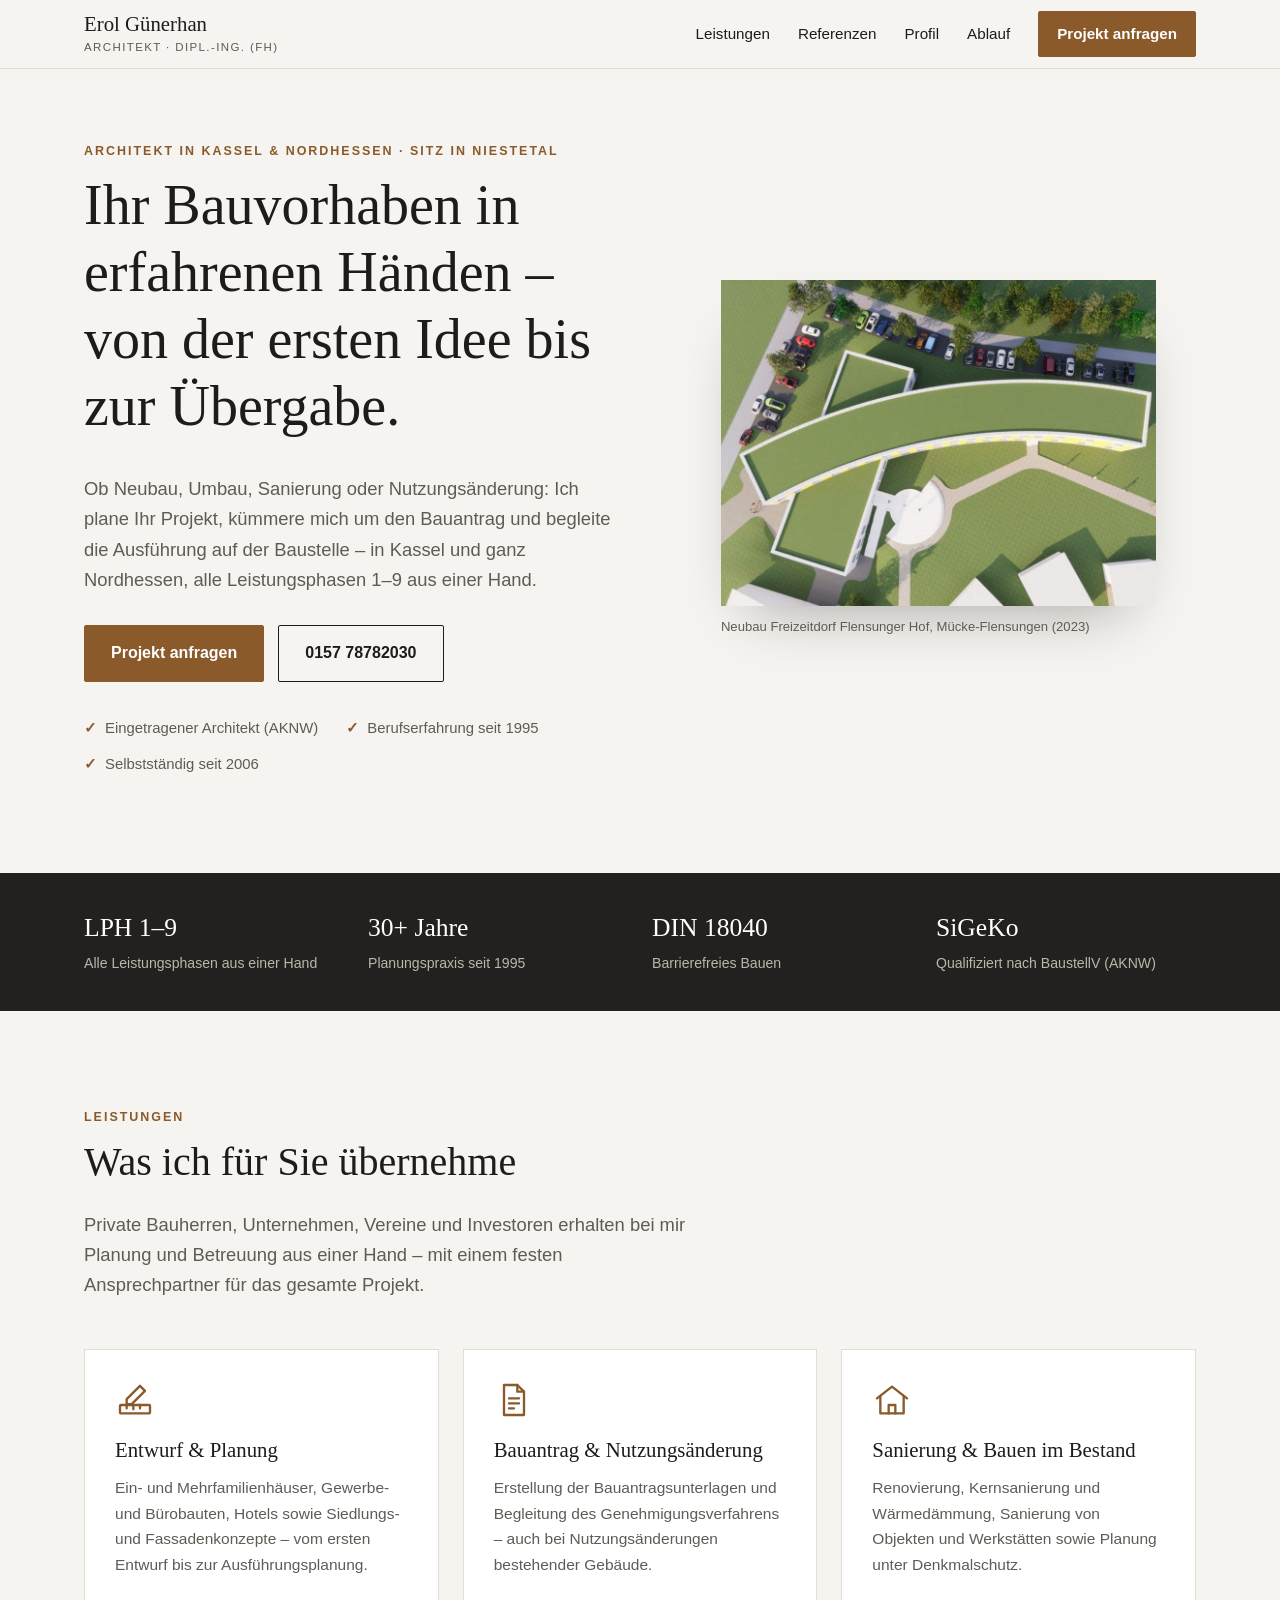
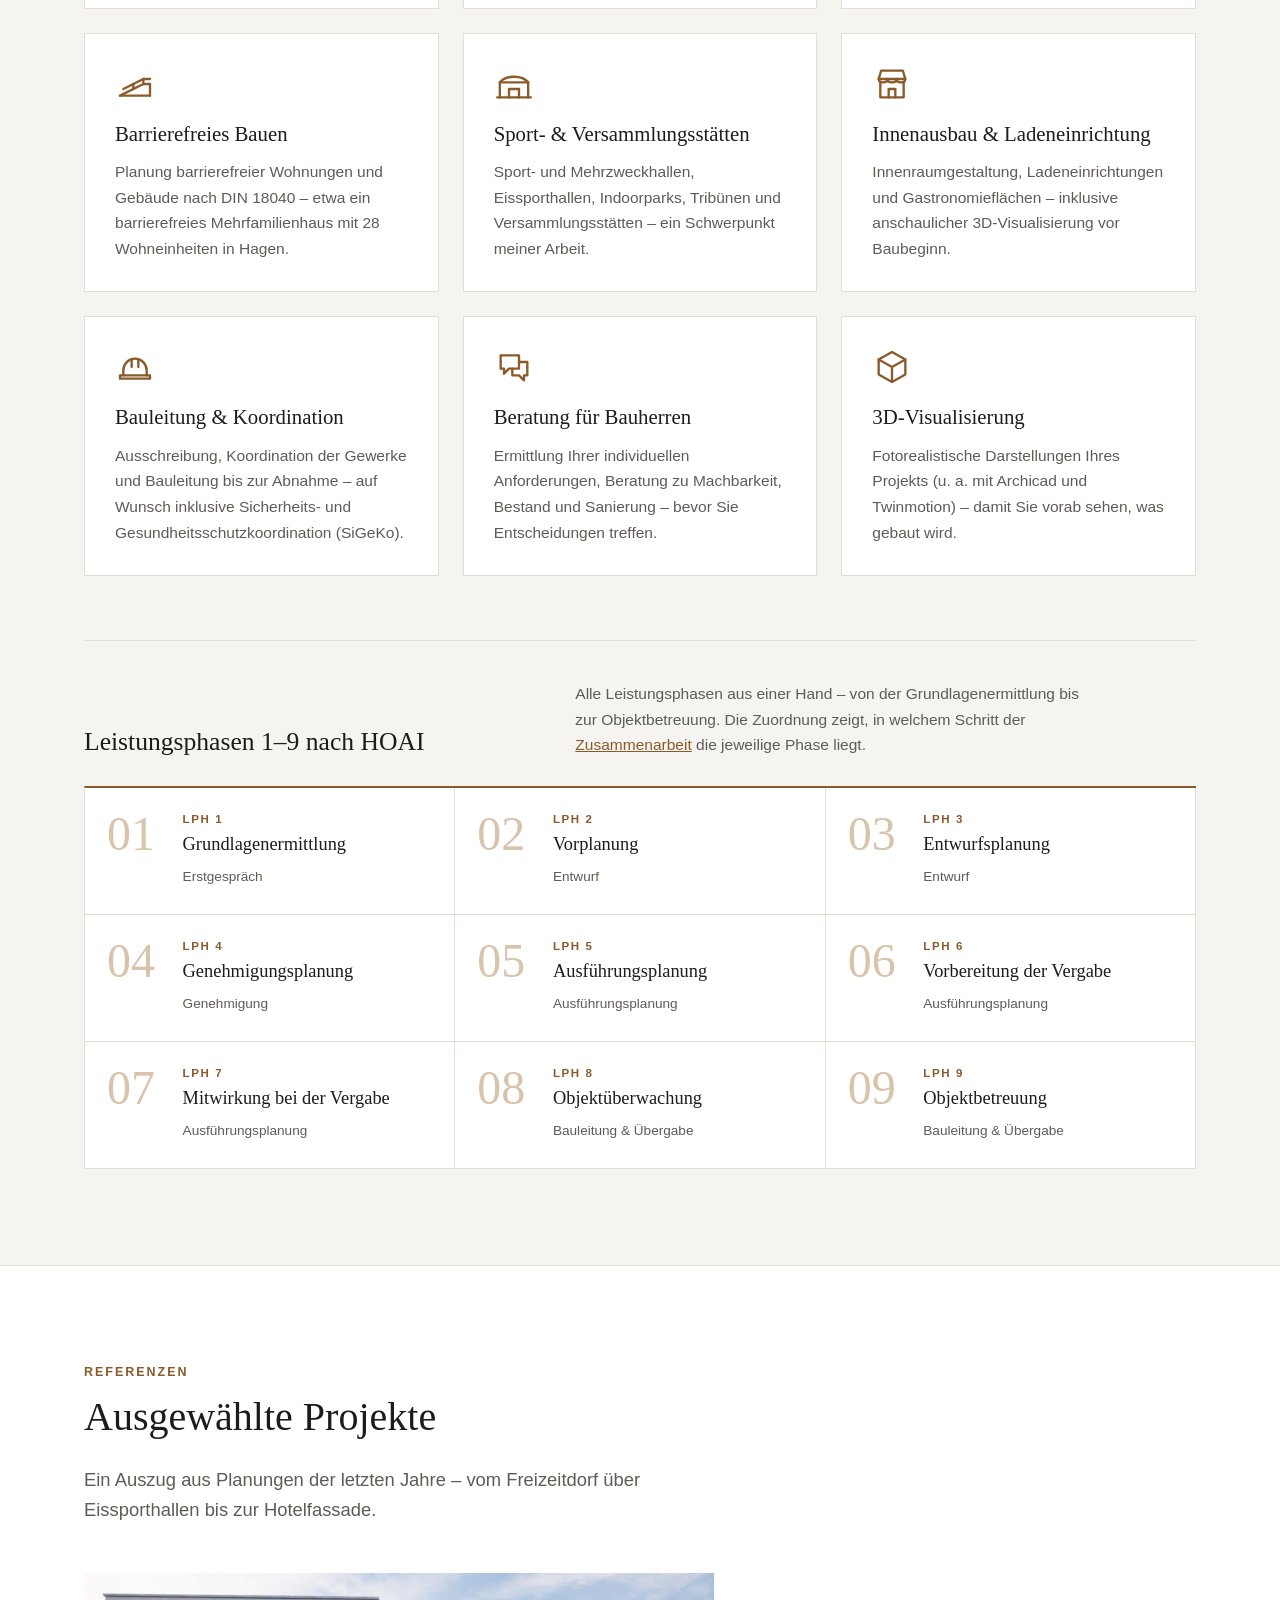
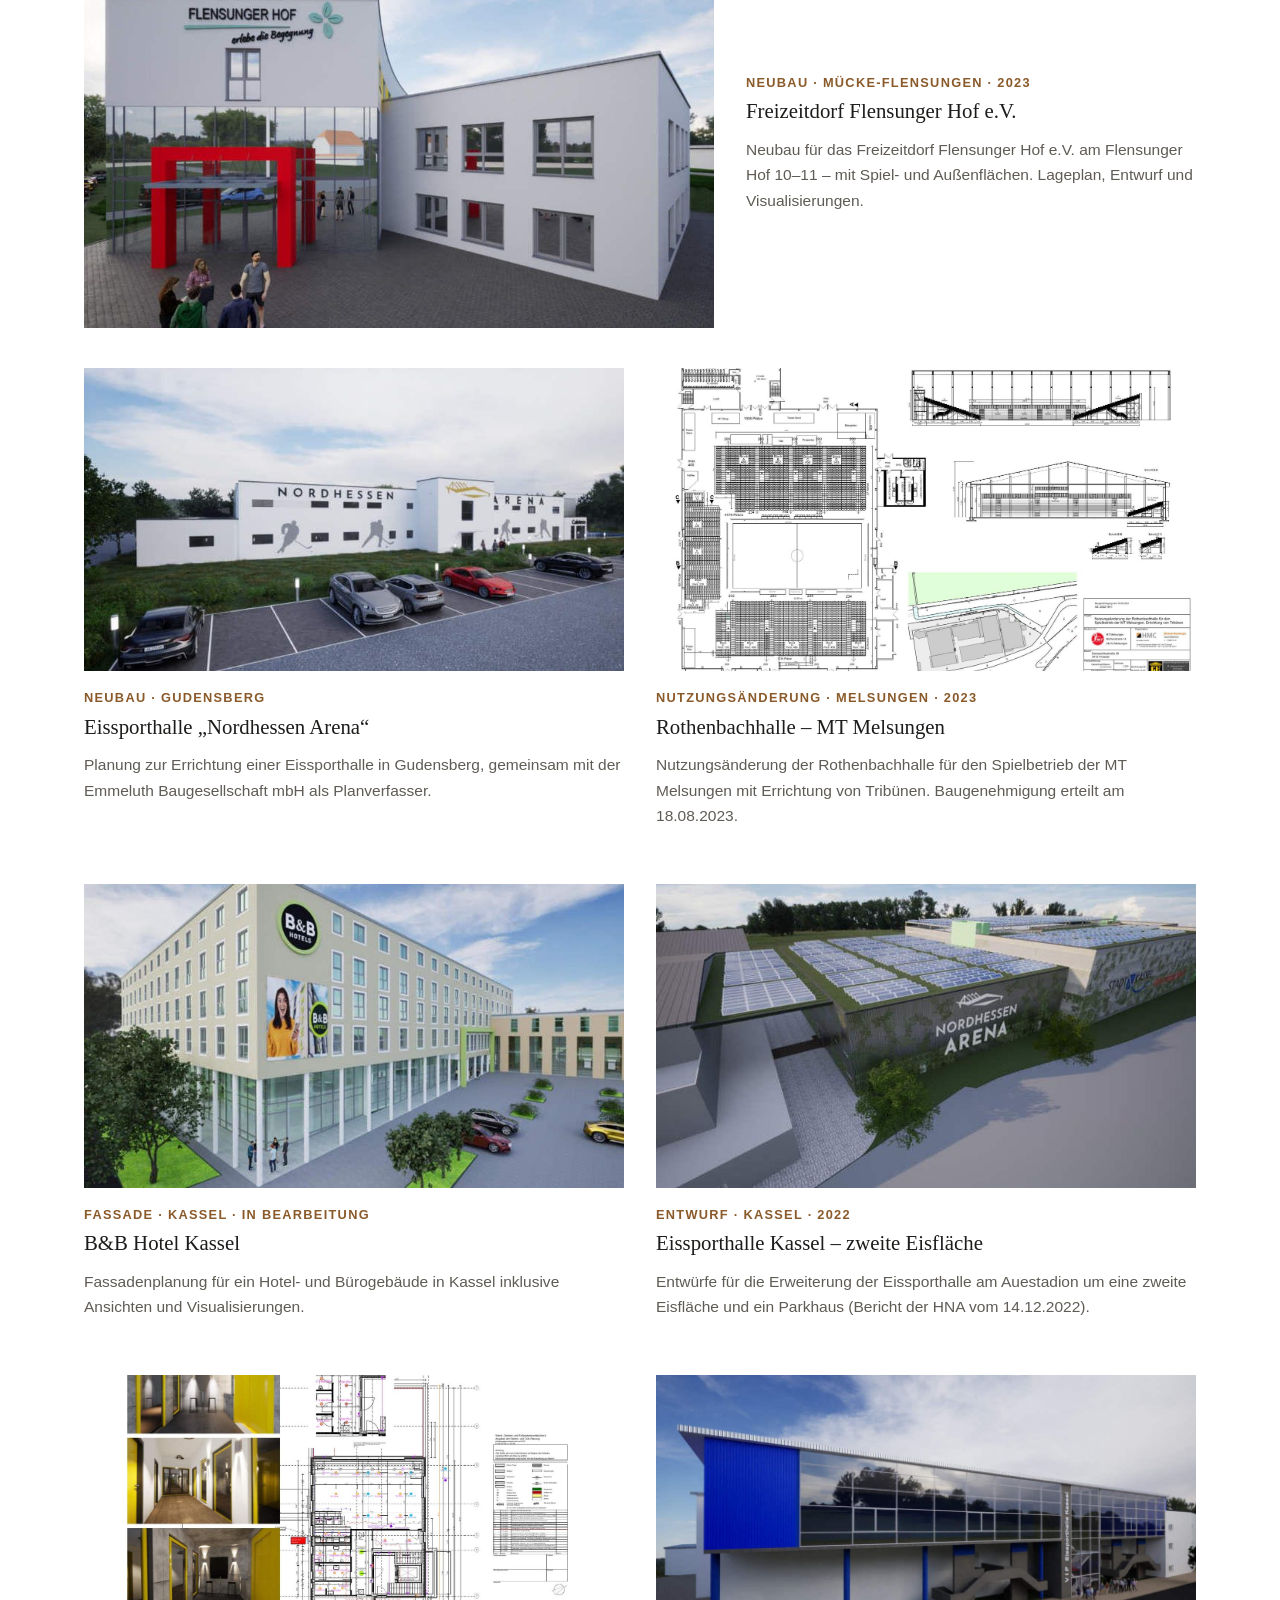
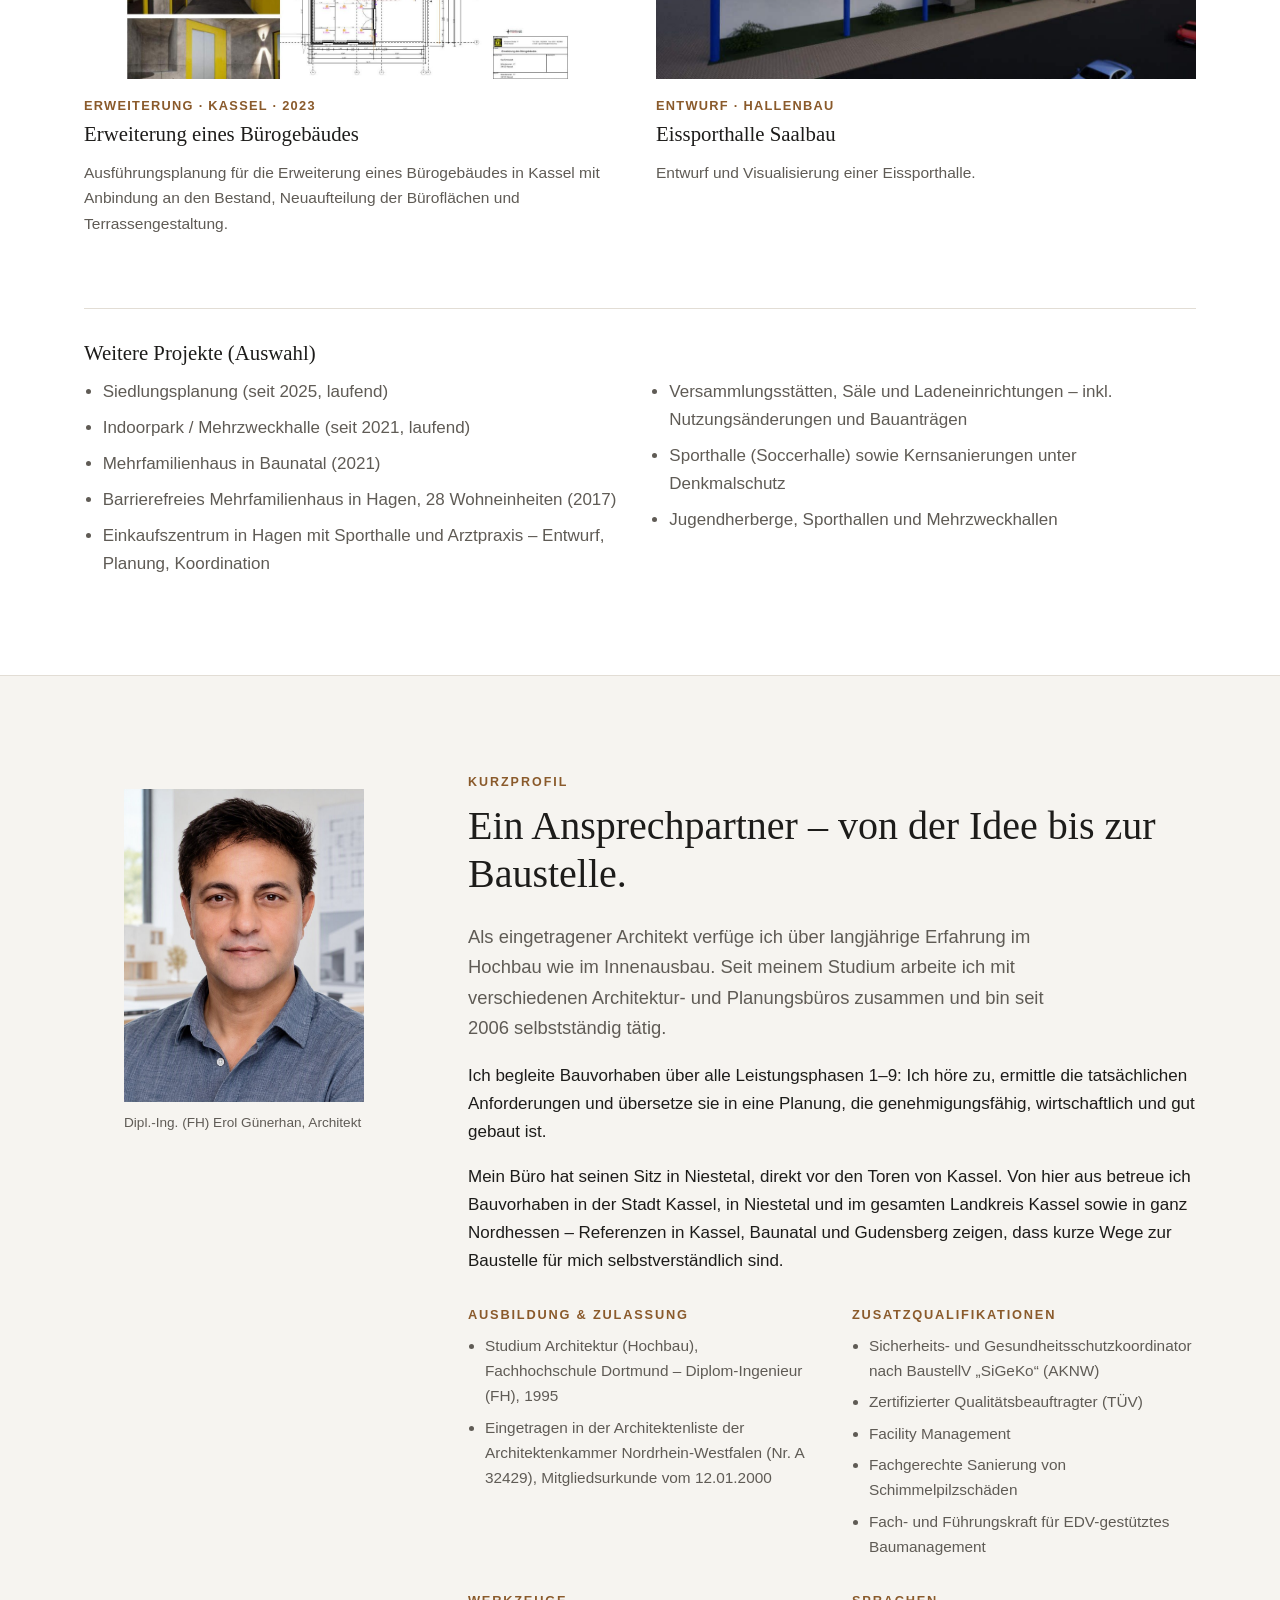
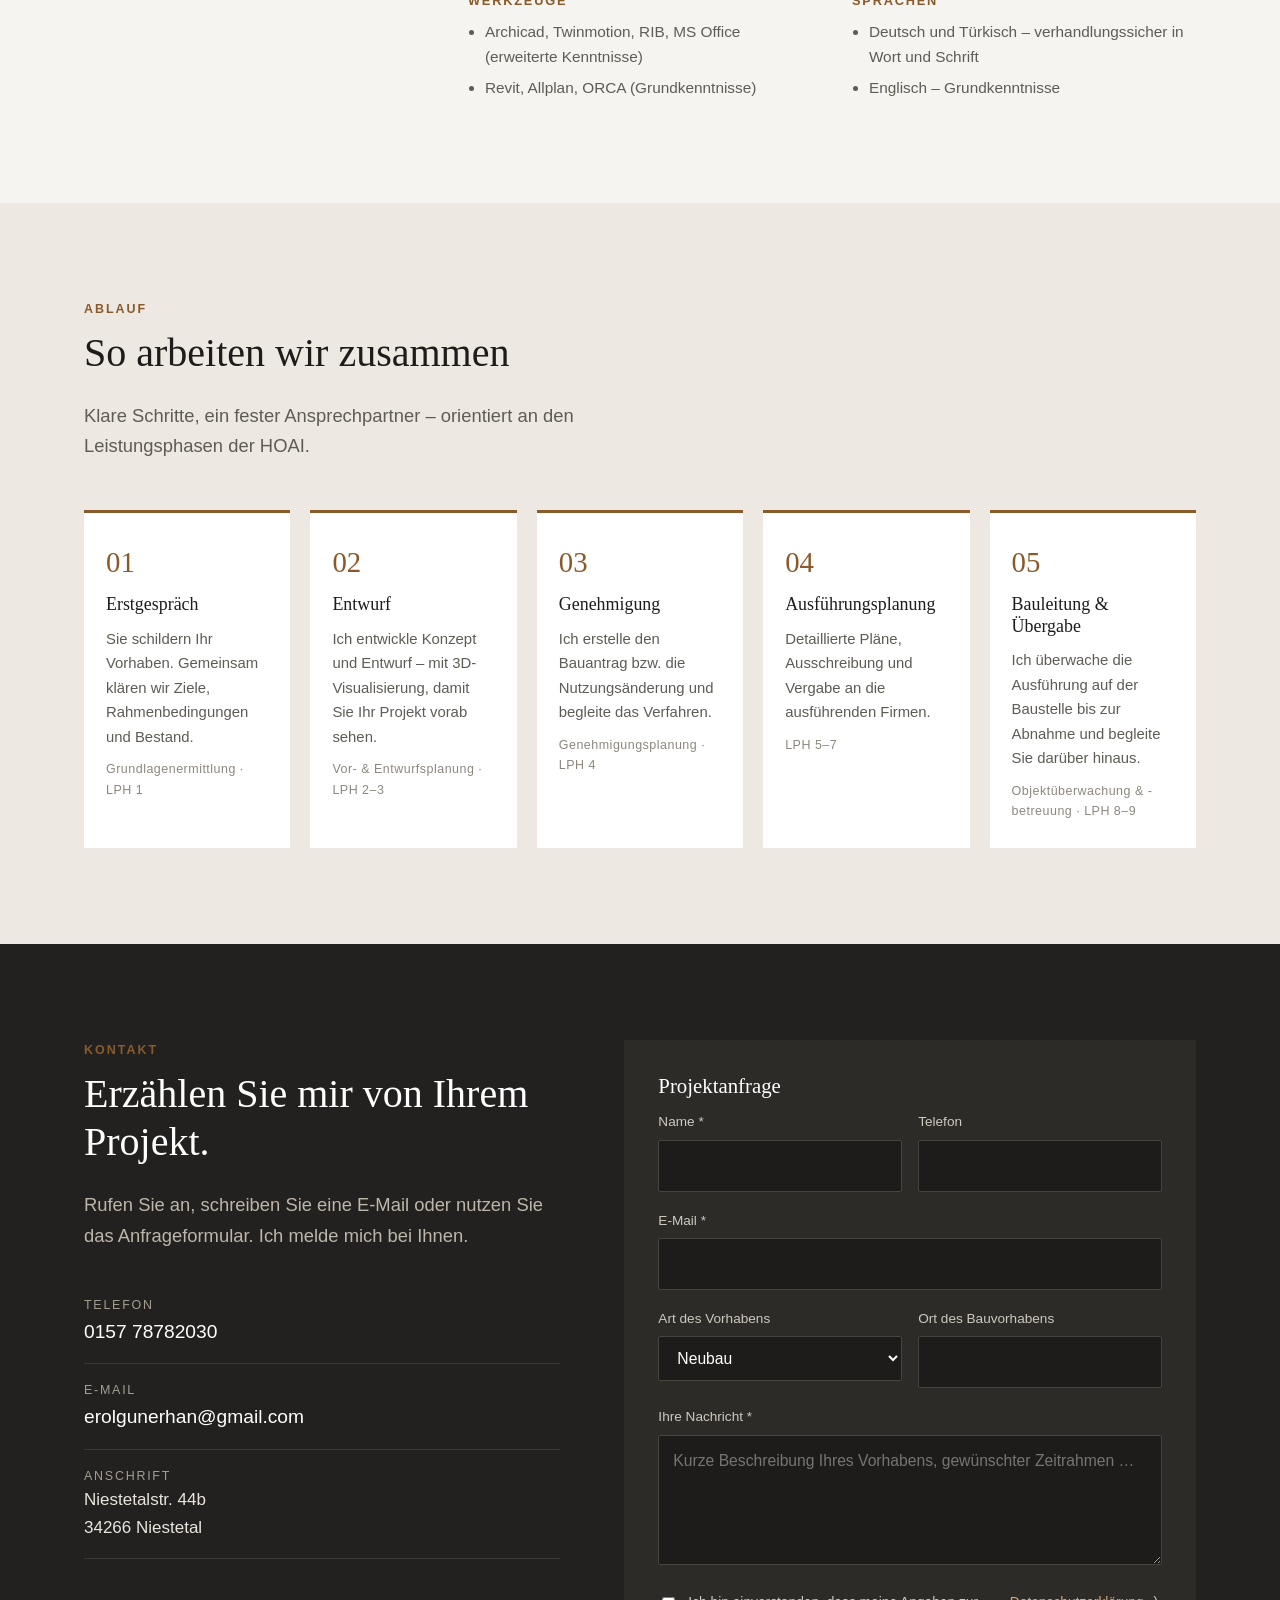
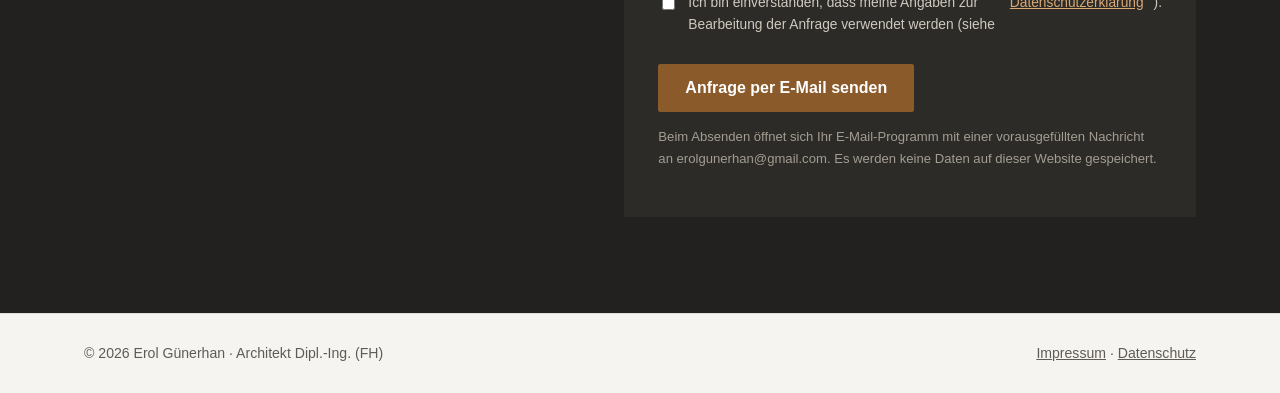
<file: index.html>
<!doctype html>
<html lang="de">
<head>
<meta charset="utf-8">
<meta name="viewport" content="width=device-width, initial-scale=1">
<title>Architekt in Kassel &amp; Nordhessen – Erol Günerhan | Leistungsphasen 1–9 aus einer Hand</title>
<meta name="description" content="Architekt Dipl.-Ing. (FH) Erol Günerhan aus Niestetal bei Kassel: Planung, Bauantrag, Sanierung, barrierefreies Bauen und Bauleitung für Kassel und Nordhessen – alle Leistungsphasen 1–9 aus einer Hand.">
<link rel="canonical" href="https://webauftritt.github.io/guenerhan/">
<meta property="og:type" content="website">
<meta property="og:locale" content="de_DE">
<meta property="og:site_name" content="Architekt Dipl.-Ing. Erol Günerhan">
<meta property="og:title" content="Architekt in Kassel &amp; Nordhessen – Dipl.-Ing. Erol Günerhan">
<meta property="og:description" content="Planung, Bauantrag, Sanierung und Bauleitung in Kassel, Niestetal und Nordhessen – Leistungsphasen 1–9 aus einer Hand.">
<meta property="og:url" content="https://webauftritt.github.io/guenerhan/">
<meta property="og:image" content="https://webauftritt.github.io/guenerhan/assets/img/og-erol-guenerhan.jpg">
<meta property="og:image:secure_url" content="https://webauftritt.github.io/guenerhan/assets/img/og-erol-guenerhan.jpg">
<meta property="og:image:type" content="image/jpeg">
<meta property="og:image:width" content="1200">
<meta property="og:image:height" content="630">
<meta property="og:image:alt" content="Porträt von Architekt Dipl.-Ing. Erol Günerhan">
<meta name="twitter:card" content="summary_large_image">
<meta name="twitter:title" content="Architekt in Kassel &amp; Nordhessen – Dipl.-Ing. Erol Günerhan">
<meta name="twitter:description" content="Planung, Bauantrag, Sanierung und Bauleitung in Kassel, Niestetal und Nordhessen – Leistungsphasen 1–9 aus einer Hand.">
<meta name="twitter:image" content="https://webauftritt.github.io/guenerhan/assets/img/og-erol-guenerhan.jpg">
<meta name="twitter:image:alt" content="Porträt von Architekt Dipl.-Ing. Erol Günerhan">
<link rel="icon" href="favicon.ico" sizes="16x16 32x32 48x48">
<link rel="icon" type="image/png" sizes="32x32" href="assets/img/favicon-32.png">
<link rel="icon" type="image/png" sizes="192x192" href="assets/img/favicon-192.png">
<link rel="apple-touch-icon" sizes="180x180" href="assets/img/apple-touch-icon.png">
<link rel="stylesheet" href="assets/style.css">
<script type="application/ld+json">
{
  "@context": "https://schema.org",
  "@type": "Architect",
  "@id": "https://webauftritt.github.io/guenerhan/#architekt",
  "name": "Architekt Dipl.-Ing. (FH) Erol Günerhan",
  "url": "https://webauftritt.github.io/guenerhan/",
  "image": "https://webauftritt.github.io/guenerhan/assets/img/og-erol-guenerhan.jpg",
  "description": "Architekt aus Niestetal bei Kassel: Planung, Bauantrag, Sanierung, barrierefreies Bauen und Bauleitung – alle Leistungsphasen 1–9 aus einer Hand.",
  "telephone": "+49 157 78782030",
  "email": "erolgunerhan@gmail.com",
  "address": {
    "@type": "PostalAddress",
    "streetAddress": "Niestetalstr. 44b",
    "postalCode": "34266",
    "addressLocality": "Niestetal",
    "addressRegion": "Hessen",
    "addressCountry": "DE"
  },
  "areaServed": [
    {
      "@type": "City",
      "name": "Kassel"
    },
    {
      "@type": "City",
      "name": "Niestetal"
    },
    {
      "@type": "AdministrativeArea",
      "name": "Landkreis Kassel"
    },
    {
      "@type": "AdministrativeArea",
      "name": "Nordhessen"
    }
  ],
  "knowsAbout": [
    "Entwurfsplanung",
    "Bauantrag",
    "Nutzungsänderung",
    "Sanierung und Bauen im Bestand",
    "Denkmalschutz",
    "Barrierefreies Bauen nach DIN 18040",
    "Sport- und Versammlungsstätten",
    "Innenausbau und Ladeneinrichtung",
    "Bauleitung",
    "Sicherheits- und Gesundheitsschutzkoordination (SiGeKo)",
    "3D-Visualisierung",
    "Leistungsphasen 1–9 nach HOAI"
  ],
  "hasOfferCatalog": {
    "@type": "OfferCatalog",
    "name": "Leistungen",
    "itemListElement": [
      {
        "@type": "Offer",
        "itemOffered": {
          "@type": "Service",
          "name": "Entwurf & Planung",
          "description": "Ein- und Mehrfamilienhäuser, Gewerbe- und Bürobauten, Hotels sowie Siedlungs- und Fassadenkonzepte – vom ersten Entwurf bis zur Ausführungsplanung."
        }
      },
      {
        "@type": "Offer",
        "itemOffered": {
          "@type": "Service",
          "name": "Bauantrag & Nutzungsänderung",
          "description": "Erstellung der Bauantragsunterlagen und Begleitung des Genehmigungsverfahrens – auch bei Nutzungsänderungen bestehender Gebäude."
        }
      },
      {
        "@type": "Offer",
        "itemOffered": {
          "@type": "Service",
          "name": "Sanierung & Bauen im Bestand",
          "description": "Renovierung, Kernsanierung und Wärmedämmung, Sanierung von Objekten und Werkstätten sowie Planung unter Denkmalschutz."
        }
      },
      {
        "@type": "Offer",
        "itemOffered": {
          "@type": "Service",
          "name": "Barrierefreies Bauen",
          "description": "Planung barrierefreier Wohnungen und Gebäude nach DIN 18040."
        }
      },
      {
        "@type": "Offer",
        "itemOffered": {
          "@type": "Service",
          "name": "Sport- & Versammlungsstätten",
          "description": "Sport- und Mehrzweckhallen, Eissporthallen, Indoorparks, Tribünen und Versammlungsstätten."
        }
      },
      {
        "@type": "Offer",
        "itemOffered": {
          "@type": "Service",
          "name": "Innenausbau & Ladeneinrichtung",
          "description": "Innenraumgestaltung, Ladeneinrichtungen und Gastronomieflächen – inklusive 3D-Visualisierung vor Baubeginn."
        }
      },
      {
        "@type": "Offer",
        "itemOffered": {
          "@type": "Service",
          "name": "Bauleitung & Koordination",
          "description": "Ausschreibung, Koordination der Gewerke und Bauleitung bis zur Abnahme – auf Wunsch inklusive Sicherheits- und Gesundheitsschutzkoordination (SiGeKo)."
        }
      },
      {
        "@type": "Offer",
        "itemOffered": {
          "@type": "Service",
          "name": "Beratung für Bauherren",
          "description": "Ermittlung der individuellen Anforderungen, Beratung zu Machbarkeit, Bestand und Sanierung."
        }
      },
      {
        "@type": "Offer",
        "itemOffered": {
          "@type": "Service",
          "name": "3D-Visualisierung",
          "description": "Fotorealistische Darstellungen des Projekts, u. a. mit Archicad und Twinmotion."
        }
      }
    ]
  },
  "founder": {
    "@type": "Person",
    "@id": "https://webauftritt.github.io/guenerhan/#erol-guenerhan",
    "name": "Erol Günerhan",
    "honorificPrefix": "Dipl.-Ing. (FH)",
    "jobTitle": "Architekt",
    "image": "https://webauftritt.github.io/guenerhan/assets/img/erol-guenerhan-portrait.jpg",
    "alumniOf": {
      "@type": "CollegeOrUniversity",
      "name": "Fachhochschule Dortmund"
    },
    "memberOf": {
      "@type": "Organization",
      "name": "Architektenkammer Nordrhein-Westfalen",
      "url": "https://www.aknw.de"
    },
    "knowsLanguage": [
      "de",
      "tr"
    ]
  },
  "employee": {
    "@id": "https://webauftritt.github.io/guenerhan/#erol-guenerhan"
  }
}
</script>
</head>
<body>

<header class="site-header">
  <div class="wrap">
    <a class="brand" href="#top"><strong>Erol Günerhan</strong><span>Architekt · Dipl.-Ing. (FH)</span></a>
    <button class="nav-toggle" aria-expanded="false" aria-controls="nav">Menü</button>
    <nav class="nav" id="nav">
      <a href="#leistungen">Leistungen</a>
      <a href="#referenzen">Referenzen</a>
      <a href="#profil">Profil</a>
      <a href="#ablauf">Ablauf</a>
      <a class="btn btn-primary" href="#kontakt">Projekt anfragen</a>
    </nav>
  </div>
</header>

<main id="top">
  <!-- HERO -->
  <section class="hero">
    <div class="wrap hero-grid">
      <div>
        <p class="eyebrow">Architekt in Kassel &amp; Nordhessen · Sitz in Niestetal</p>
        <h1>Ihr Bauvorhaben in erfahrenen Händen – von der ersten Idee bis zur Übergabe.</h1>
        <p class="lead">Ob Neubau, Umbau, Sanierung oder Nutzungsänderung: Ich plane Ihr Projekt, kümmere mich um den Bauantrag und begleite die Ausführung auf der Baustelle – in Kassel und ganz Nordhessen, alle Leistungsphasen 1–9 aus einer Hand.</p>
        <div class="hero-actions">
          <a class="btn btn-primary" href="#kontakt">Projekt anfragen</a>
          <a class="btn btn-ghost" href="tel:+4915778782030">0157 78782030</a>
        </div>
        <ul class="hero-facts">
          <li>Eingetragener Architekt (AKNW)</li>
          <li>Berufserfahrung seit 1995</li>
          <li>Selbstständig seit 2006</li>
        </ul>
      </div>
      <figure class="hero-media">
        <img src="assets/img/flensunger-hof-luftbild.jpg" alt="Visualisierung Neubau Freizeitdorf Flensunger Hof, Luftansicht mit begrüntem Bogendach" width="1200" height="674">
        <figcaption>Neubau Freizeitdorf Flensunger Hof, Mücke-Flensungen (2023)</figcaption>
      </figure>
    </div>
  </section>

  <!-- TRUST -->
  <div class="trust">
    <div class="wrap">
      <ul>
        <li><strong>LPH 1–9</strong><span>Alle Leistungsphasen aus einer Hand</span></li>
        <li><strong>30+ Jahre</strong><span>Planungspraxis seit 1995</span></li>
        <li><strong>DIN 18040</strong><span>Barrierefreies Bauen</span></li>
        <li><strong>SiGeKo</strong><span>Qualifiziert nach BaustellV (AKNW)</span></li>
      </ul>
    </div>
  </div>

  <!-- LEISTUNGEN -->
  <section id="leistungen">
    <div class="wrap">
      <div class="section-head">
        <p class="eyebrow">Leistungen</p>
        <h2>Was ich für Sie übernehme</h2>
        <p class="lead">Private Bauherren, Unternehmen, Vereine und Investoren erhalten bei mir Planung und Betreuung aus einer Hand – mit einem festen Ansprechpartner für das gesamte Projekt.</p>
      </div>
      <div class="services">
        <article class="card"><div class="card-head"><svg class="icon" viewBox="0 0 24 24" width="40" height="40" fill="none" stroke="currentColor" stroke-width="1.4" stroke-linecap="round" stroke-linejoin="round" aria-hidden="true" focusable="false"><rect x="3" y="15" width="18" height="5" rx=".5"/><path d="M7 15v2M11 15v2.5M15 15v2"/><path d="M15 3.5l3 3L10 14.5H7v-3z"/></svg></div><h3>Entwurf &amp; Planung</h3><p>Ein- und Mehrfamilienhäuser, Gewerbe- und Bürobauten, Hotels sowie Siedlungs- und Fassadenkonzepte – vom ersten Entwurf bis zur Ausführungsplanung.</p></article>
        <article class="card"><div class="card-head"><svg class="icon" viewBox="0 0 24 24" width="40" height="40" fill="none" stroke="currentColor" stroke-width="1.4" stroke-linecap="round" stroke-linejoin="round" aria-hidden="true" focusable="false"><path d="M6 3h8l4 4v14H6z"/><path d="M14 3v4h4"/><path d="M9 11h6M9 14h6M9 17h3"/></svg></div><h3>Bauantrag &amp; Nutzungsänderung</h3><p>Erstellung der Bauantragsunterlagen und Begleitung des Genehmigungsverfahrens – auch bei Nutzungsänderungen bestehender Gebäude.</p></article>
        <article class="card"><div class="card-head"><svg class="icon" viewBox="0 0 24 24" width="40" height="40" fill="none" stroke="currentColor" stroke-width="1.4" stroke-linecap="round" stroke-linejoin="round" aria-hidden="true" focusable="false"><path d="M3 11l9-7 9 7"/><path d="M5 9.5V20h14V9.5"/><path d="M10 20v-5h4v5"/></svg></div><h3>Sanierung &amp; Bauen im Bestand</h3><p>Renovierung, Kernsanierung und Wärmedämmung, Sanierung von Objekten und Werkstätten sowie Planung unter Denkmalschutz.</p></article>
        <article class="card"><div class="card-head"><svg class="icon" viewBox="0 0 24 24" width="40" height="40" fill="none" stroke="currentColor" stroke-width="1.4" stroke-linecap="round" stroke-linejoin="round" aria-hidden="true" focusable="false"><path d="M3 19h18"/><path d="M3 19l14-7h4v7"/><path d="M5 15l12-6h4"/><path d="M11 12v3M17 9v3"/></svg></div><h3>Barrierefreies Bauen</h3><p>Planung barrierefreier Wohnungen und Gebäude nach DIN 18040 – etwa ein barrierefreies Mehrfamilienhaus mit 28 Wohneinheiten in Hagen.</p></article>
        <article class="card"><div class="card-head"><svg class="icon" viewBox="0 0 24 24" width="40" height="40" fill="none" stroke="currentColor" stroke-width="1.4" stroke-linecap="round" stroke-linejoin="round" aria-hidden="true" focusable="false"><path d="M2 20h20"/><path d="M3.5 20v-9c3.5-4.5 13.5-4.5 17 0v9"/><path d="M9 20v-5h6v5"/><path d="M3.5 11h17"/></svg></div><h3>Sport- &amp; Versammlungsstätten</h3><p>Sport- und Mehrzweckhallen, Eissporthallen, Indoorparks, Tribünen und Versammlungsstätten – ein Schwerpunkt meiner Arbeit.</p></article>
        <article class="card"><div class="card-head"><svg class="icon" viewBox="0 0 24 24" width="40" height="40" fill="none" stroke="currentColor" stroke-width="1.4" stroke-linecap="round" stroke-linejoin="round" aria-hidden="true" focusable="false"><path d="M4 9h16l-1.5-5h-13z"/><path d="M4 9c0 2.7 5.3 2.7 5.3 0 0 2.7 5.4 2.7 5.4 0 0 2.7 5.3 2.7 5.3 0"/><path d="M5 11v9h14v-9"/><path d="M10 20v-5h4v5"/></svg></div><h3>Innenausbau &amp; Ladeneinrichtung</h3><p>Innenraumgestaltung, Ladeneinrichtungen und Gastronomieflächen – inklusive anschaulicher 3D-Visualisierung vor Baubeginn.</p></article>
        <article class="card"><div class="card-head"><svg class="icon" viewBox="0 0 24 24" width="40" height="40" fill="none" stroke="currentColor" stroke-width="1.4" stroke-linecap="round" stroke-linejoin="round" aria-hidden="true" focusable="false"><path d="M3 17h18v2H3z"/><path d="M5 17v-3a7 7 0 0 1 14 0v3"/><path d="M10 7.3V12M14 7.3V12"/></svg></div><h3>Bauleitung &amp; Koordination</h3><p>Ausschreibung, Koordination der Gewerke und Bauleitung bis zur Abnahme – auf Wunsch inklusive Sicherheits- und Gesundheitsschutzkoordination (SiGeKo).</p></article>
        <article class="card"><div class="card-head"><svg class="icon" viewBox="0 0 24 24" width="40" height="40" fill="none" stroke="currentColor" stroke-width="1.4" stroke-linecap="round" stroke-linejoin="round" aria-hidden="true" focusable="false"><path d="M4 5h11v8H9l-3 3v-3H4z"/><path d="M15 9h5v8h-2v3l-3-3h-4v-4"/></svg></div><h3>Beratung für Bauherren</h3><p>Ermittlung Ihrer individuellen Anforderungen, Beratung zu Machbarkeit, Bestand und Sanierung – bevor Sie Entscheidungen treffen.</p></article>
        <article class="card"><div class="card-head"><svg class="icon" viewBox="0 0 24 24" width="40" height="40" fill="none" stroke="currentColor" stroke-width="1.4" stroke-linecap="round" stroke-linejoin="round" aria-hidden="true" focusable="false"><path d="M12 3l8 4.5v9L12 21l-8-4.5v-9z"/><path d="M4 7.5l8 4.5 8-4.5M12 12v9"/></svg></div><h3>3D-Visualisierung</h3><p>Fotorealistische Darstellungen Ihres Projekts (u.&nbsp;a. mit Archicad und Twinmotion) – damit Sie vorab sehen, was gebaut wird.</p></article>
      </div>
      <div class="lph">
        <div class="lph-head">
          <h3>Leistungsphasen 1–9 nach HOAI</h3>
          <p>Alle Leistungsphasen aus einer Hand – von der Grundlagenermittlung bis zur Objektbetreuung. Die Zuordnung zeigt, in welchem Schritt der <a href="#ablauf">Zusammenarbeit</a> die jeweilige Phase liegt.</p>
        </div>
        <ol class="lph-list">
          <li><span class="lph-num" aria-hidden="true">01</span><div><small>LPH 1</small><h4>Grundlagenermittlung</h4><span class="lph-step">Erstgespräch</span></div></li>
          <li><span class="lph-num" aria-hidden="true">02</span><div><small>LPH 2</small><h4>Vorplanung</h4><span class="lph-step">Entwurf</span></div></li>
          <li><span class="lph-num" aria-hidden="true">03</span><div><small>LPH 3</small><h4>Entwurfsplanung</h4><span class="lph-step">Entwurf</span></div></li>
          <li><span class="lph-num" aria-hidden="true">04</span><div><small>LPH 4</small><h4>Genehmigungsplanung</h4><span class="lph-step">Genehmigung</span></div></li>
          <li><span class="lph-num" aria-hidden="true">05</span><div><small>LPH 5</small><h4>Ausführungsplanung</h4><span class="lph-step">Ausführungsplanung</span></div></li>
          <li><span class="lph-num" aria-hidden="true">06</span><div><small>LPH 6</small><h4>Vorbereitung der Vergabe</h4><span class="lph-step">Ausführungsplanung</span></div></li>
          <li><span class="lph-num" aria-hidden="true">07</span><div><small>LPH 7</small><h4>Mitwirkung bei der Vergabe</h4><span class="lph-step">Ausführungsplanung</span></div></li>
          <li><span class="lph-num" aria-hidden="true">08</span><div><small>LPH 8</small><h4>Objektüberwachung</h4><span class="lph-step">Bauleitung &amp; Übergabe</span></div></li>
          <li><span class="lph-num" aria-hidden="true">09</span><div><small>LPH 9</small><h4>Objektbetreuung</h4><span class="lph-step">Bauleitung &amp; Übergabe</span></div></li>
        </ol>
      </div>
    </div>
  </section>

  <!-- REFERENZEN -->
  <section id="referenzen">
    <div class="wrap">
      <div class="section-head">
        <p class="eyebrow">Referenzen</p>
        <h2>Ausgewählte Projekte</h2>
        <p class="lead">Ein Auszug aus Planungen der letzten Jahre – vom Freizeitdorf über Eissporthallen bis zur Hotelfassade.</p>
      </div>

      <div class="projects">
        <article class="project wide">
          <figure><img src="assets/img/flensunger-hof-ansicht.jpg" alt="Visualisierung Flensunger Hof, Eingangsbereich mit Fassade" loading="lazy" width="909" height="511"></figure>
          <div>
            <p class="meta">Neubau · Mücke-Flensungen · 2023</p>
            <h3>Freizeitdorf Flensunger Hof e.V.</h3>
            <p>Neubau für das Freizeitdorf Flensunger Hof e.V. am Flensunger Hof 10–11 – mit Spiel- und Außenflächen. Lageplan, Entwurf und Visualisierungen.</p>
          </div>
        </article>

        <article class="project">
          <figure><img src="assets/img/eissporthalle-gudensberg.jpg" alt="Visualisierung Eissporthalle Nordhessen Arena in Gudensberg" loading="lazy" width="730" height="410"></figure>
          <p class="meta">Neubau · Gudensberg</p>
          <h3>Eissporthalle „Nordhessen Arena“</h3>
          <p>Planung zur Errichtung einer Eissporthalle in Gudensberg, gemeinsam mit der Emmeluth Baugesellschaft mbH als Planverfasser.</p>
        </article>

        <article class="project">
          <figure><img src="assets/img/rothenbachhalle-plan.jpg" alt="Grundriss und Schnitte Rothenbachhalle Melsungen mit Tribünen" loading="lazy" width="1400" height="991"></figure>
          <p class="meta">Nutzungsänderung · Melsungen · 2023</p>
          <h3>Rothenbachhalle – MT Melsungen</h3>
          <p>Nutzungsänderung der Rothenbachhalle für den Spielbetrieb der MT Melsungen mit Errichtung von Tribünen. Baugenehmigung erteilt am 18.08.2023.</p>
        </article>

        <article class="project">
          <figure><img src="assets/img/bb-hotel-kassel.jpg" alt="Visualisierung Fassade B&amp;B Hotel Kassel" loading="lazy" width="746" height="420"></figure>
          <p class="meta">Fassade · Kassel · in Bearbeitung</p>
          <h3>B&amp;B Hotel Kassel</h3>
          <p>Fassadenplanung für ein Hotel- und Bürogebäude in Kassel inklusive Ansichten und Visualisierungen.</p>
        </article>

        <article class="project">
          <figure><img src="assets/img/eissporthalle-kassel.jpg" alt="Visualisierung Erweiterung Eissporthalle Kassel mit Parkhaus" loading="lazy" width="724" height="407"></figure>
          <p class="meta">Entwurf · Kassel · 2022</p>
          <h3>Eissporthalle Kassel – zweite Eisfläche</h3>
          <p>Entwürfe für die Erweiterung der Eissporthalle am Auestadion um eine zweite Eisfläche und ein Parkhaus (Bericht der HNA vom 14.12.2022).</p>
        </article>

        <article class="project">
          <figure><img src="assets/img/buero-kassel-plan.jpg" alt="Ausführungsplanung Erweiterung Bürogebäude Kassel" loading="lazy" width="1400" height="991"></figure>
          <p class="meta">Erweiterung · Kassel · 2023</p>
          <h3>Erweiterung eines Bürogebäudes</h3>
          <p>Ausführungsplanung für die Erweiterung eines Bürogebäudes in Kassel mit Anbindung an den Bestand, Neuaufteilung der Büroflächen und Terrassengestaltung.</p>
        </article>

        <article class="project">
          <figure><img src="assets/img/eissporthalle-saalbau.jpg" alt="Visualisierung Eissporthalle Saalbau" loading="lazy" width="1114" height="626"></figure>
          <p class="meta">Entwurf · Hallenbau</p>
          <h3>Eissporthalle Saalbau</h3>
          <p>Entwurf und Visualisierung einer Eissporthalle.</p>
        </article>
      </div>

      <div class="more-projects">
        <h3>Weitere Projekte (Auswahl)</h3>
        <ul>
          <li>Siedlungsplanung (seit 2025, laufend)</li>
          <li>Indoorpark / Mehrzweckhalle (seit 2021, laufend)</li>
          <li>Mehrfamilienhaus in Baunatal (2021)</li>
          <li>Barrierefreies Mehrfamilienhaus in Hagen, 28 Wohneinheiten (2017)</li>
          <li>Einkaufszentrum in Hagen mit Sporthalle und Arztpraxis – Entwurf, Planung, Koordination</li>
          <li>Versammlungsstätten, Säle und Ladeneinrichtungen – inkl. Nutzungsänderungen und Bauanträgen</li>
          <li>Sporthalle (Soccerhalle) sowie Kernsanierungen unter Denkmalschutz</li>
          <li>Jugendherberge, Sporthallen und Mehrzweckhallen</li>
        </ul>
      </div>
    </div>
  </section>

  <!-- PROFIL -->
  <section id="profil">
    <div class="wrap profile-grid">
      <figure class="profile-photo">
        <img src="assets/img/erol-guenerhan-portrait.jpg" alt="Porträt Erol Günerhan" loading="lazy" width="900" height="1174">
        <figcaption>Dipl.-Ing. (FH) Erol Günerhan, Architekt</figcaption>
      </figure>
      <div>
        <p class="eyebrow">Kurzprofil</p>
        <h2>Ein Ansprechpartner – von der Idee bis zur Baustelle.</h2>
        <p class="lead">Als eingetragener Architekt verfüge ich über langjährige Erfahrung im Hochbau wie im Innenausbau. Seit meinem Studium arbeite ich mit verschiedenen Architektur- und Planungsbüros zusammen und bin seit 2006 selbstständig tätig.</p>
        <p>Ich begleite Bauvorhaben über alle Leistungsphasen 1–9: Ich höre zu, ermittle die tatsächlichen Anforderungen und übersetze sie in eine Planung, die genehmigungsfähig, wirtschaftlich und gut gebaut ist.</p>
        <p>Mein Büro hat seinen Sitz in Niestetal, direkt vor den Toren von Kassel. Von hier aus betreue ich Bauvorhaben in der Stadt Kassel, in Niestetal und im gesamten Landkreis Kassel sowie in ganz Nordhessen – Referenzen in Kassel, Baunatal und Gudensberg zeigen, dass kurze Wege zur Baustelle für mich selbstverständlich sind.</p>

        <div class="quals">
          <div>
            <h3>Ausbildung &amp; Zulassung</h3>
            <ul>
              <li>Studium Architektur (Hochbau), Fachhochschule Dortmund – Diplom-Ingenieur (FH), 1995</li>
              <li>Eingetragen in der Architektenliste der Architektenkammer Nordrhein-Westfalen (Nr. A 32429), Mitgliedsurkunde vom 12.01.2000</li>
            </ul>
          </div>
          <div>
            <h3>Zusatzqualifikationen</h3>
            <ul>
              <li>Sicherheits- und Gesundheitsschutzkoordinator nach BaustellV „SiGeKo“ (AKNW)</li>
              <li>Zertifizierter Qualitätsbeauftragter (TÜV)</li>
              <li>Facility Management</li>
              <li>Fachgerechte Sanierung von Schimmelpilzschäden</li>
              <li>Fach- und Führungskraft für EDV-gestütztes Baumanagement</li>
            </ul>
          </div>
          <div>
            <h3>Werkzeuge</h3>
            <ul>
              <li>Archicad, Twinmotion, RIB, MS Office (erweiterte Kenntnisse)</li>
              <li>Revit, Allplan, ORCA (Grundkenntnisse)</li>
            </ul>
          </div>
          <div>
            <h3>Sprachen</h3>
            <ul>
              <li>Deutsch und Türkisch – verhandlungssicher in Wort und Schrift</li>
              <li>Englisch – Grundkenntnisse</li>
            </ul>
          </div>
        </div>
      </div>
    </div>
  </section>

  <!-- ABLAUF -->
  <section id="ablauf">
    <div class="wrap">
      <div class="section-head">
        <p class="eyebrow">Ablauf</p>
        <h2>So arbeiten wir zusammen</h2>
        <p class="lead">Klare Schritte, ein fester Ansprechpartner – orientiert an den Leistungsphasen der HOAI.</p>
      </div>
      <ol class="steps">
        <li><h3>Erstgespräch</h3><p>Sie schildern Ihr Vorhaben. Gemeinsam klären wir Ziele, Rahmenbedingungen und Bestand.</p><small>Grundlagenermittlung · LPH 1</small></li>
        <li><h3>Entwurf</h3><p>Ich entwickle Konzept und Entwurf – mit 3D-Visualisierung, damit Sie Ihr Projekt vorab sehen.</p><small>Vor- &amp; Entwurfsplanung · LPH 2–3</small></li>
        <li><h3>Genehmigung</h3><p>Ich erstelle den Bauantrag bzw. die Nutzungsänderung und begleite das Verfahren.</p><small>Genehmigungsplanung · LPH 4</small></li>
        <li><h3>Ausführungsplanung</h3><p>Detaillierte Pläne, Ausschreibung und Vergabe an die ausführenden Firmen.</p><small>LPH 5–7</small></li>
        <li><h3>Bauleitung &amp; Übergabe</h3><p>Ich überwache die Ausführung auf der Baustelle bis zur Abnahme und begleite Sie darüber hinaus.</p><small>Objektüberwachung &amp; -betreuung · LPH 8–9</small></li>
      </ol>
    </div>
  </section>

  <!-- KONTAKT -->
  <section id="kontakt">
    <div class="wrap contact-grid">
      <div>
        <p class="eyebrow">Kontakt</p>
        <h2>Erzählen Sie mir von Ihrem Projekt.</h2>
        <p class="lead">Rufen Sie an, schreiben Sie eine E-Mail oder nutzen Sie das Anfrageformular. Ich melde mich bei Ihnen.</p>
        <ul class="contact-list">
          <li><span>Telefon</span><a href="tel:+4915778782030">0157 78782030</a></li>
          <li><span>E-Mail</span><a href="mailto:erolgunerhan@gmail.com">erolgunerhan@gmail.com</a></li>
          <li><span>Anschrift</span>Niestetalstr. 44b<br>34266 Niestetal</li>
        </ul>
      </div>

      <form id="anfrage" novalidate>
        <h3 style="color:#fff">Projektanfrage</h3>
        <div class="row">
          <div class="field"><label for="f-name">Name *</label><input id="f-name" name="name" required autocomplete="name"></div>
          <div class="field"><label for="f-tel">Telefon</label><input id="f-tel" name="telefon" type="tel" autocomplete="tel"></div>
        </div>
        <div class="field"><label for="f-mail">E-Mail *</label><input id="f-mail" name="email" type="email" required autocomplete="email"></div>
        <div class="row">
          <div class="field"><label for="f-art">Art des Vorhabens</label>
            <select id="f-art" name="art">
              <option>Neubau</option><option>Umbau / Sanierung</option><option>Nutzungsänderung / Bauantrag</option>
              <option>Barrierefreies Bauen</option><option>Innenausbau / Ladeneinrichtung</option>
              <option>Sport- / Versammlungsstätte</option><option>Bauleitung / SiGeKo</option><option>Sonstiges</option>
            </select></div>
          <div class="field"><label for="f-ort">Ort des Bauvorhabens</label><input id="f-ort" name="ort"></div>
        </div>
        <div class="field"><label for="f-msg">Ihre Nachricht *</label><textarea id="f-msg" name="nachricht" required placeholder="Kurze Beschreibung Ihres Vorhabens, gewünschter Zeitrahmen …"></textarea></div>
        <label class="consent"><input type="checkbox" id="f-ok" required> Ich bin einverstanden, dass meine Angaben zur Bearbeitung der Anfrage verwendet werden (siehe <a href="datenschutz.html#kontaktaufnahme">Datenschutzerklärung</a>).</label>
        <p id="f-err" role="alert" style="color:#f0a080;font-size:.9rem;min-height:1.2em;margin:10px 0 0"></p>
        <button class="btn btn-primary" type="submit">Anfrage per E-Mail senden</button>
        <p class="form-note">Beim Absenden öffnet sich Ihr E-Mail-Programm mit einer vorausgefüllten Nachricht an erolgunerhan@gmail.com. Es werden keine Daten auf dieser Website gespeichert.</p>
      </form>
    </div>
  </section>

</main>

<footer>
  <div class="wrap">
    <span>© <span id="year">2026</span> Erol Günerhan · Architekt Dipl.-Ing. (FH)</span>
    <span><a href="impressum.html">Impressum</a> · <a href="datenschutz.html">Datenschutz</a></span>
  </div>
</footer>

<div class="callbar">
  <a href="tel:+4915778782030">Anrufen</a>
  <a href="#kontakt">Anfrage senden</a>
</div>

<script>
  document.getElementById('year').textContent = new Date().getFullYear();
  const toggle = document.querySelector('.nav-toggle'), nav = document.getElementById('nav');
  toggle.addEventListener('click', () => {
    const open = nav.classList.toggle('open');
    toggle.setAttribute('aria-expanded', open);
  });
  nav.querySelectorAll('a').forEach(a => a.addEventListener('click', () => nav.classList.remove('open')));

  document.getElementById('anfrage').addEventListener('submit', e => {
    e.preventDefault();
    const f = e.target, err = document.getElementById('f-err');
    const v = n => f.elements[n].value.trim();
    if (!v('name') || !v('nachricht') || !/^\S+@\S+\.\S+$/.test(v('email'))) {
      err.textContent = 'Bitte Name, gültige E-Mail-Adresse und Nachricht angeben.'; return;
    }
    if (!document.getElementById('f-ok').checked) {
      err.textContent = 'Bitte stimmen Sie der Verwendung Ihrer Angaben zu.'; return;
    }
    err.textContent = '';
    const body = `Name: ${v('name')}\nE-Mail: ${v('email')}\nTelefon: ${v('telefon') || '-'}\nVorhaben: ${v('art')}\nOrt: ${v('ort') || '-'}\n\n${v('nachricht')}`;
    window.location.href = 'mailto:erolgunerhan@gmail.com?subject=' +
      encodeURIComponent('Projektanfrage: ' + v('art')) + '&body=' + encodeURIComponent(body);
  });
</script>
</body>
</html>
</file>
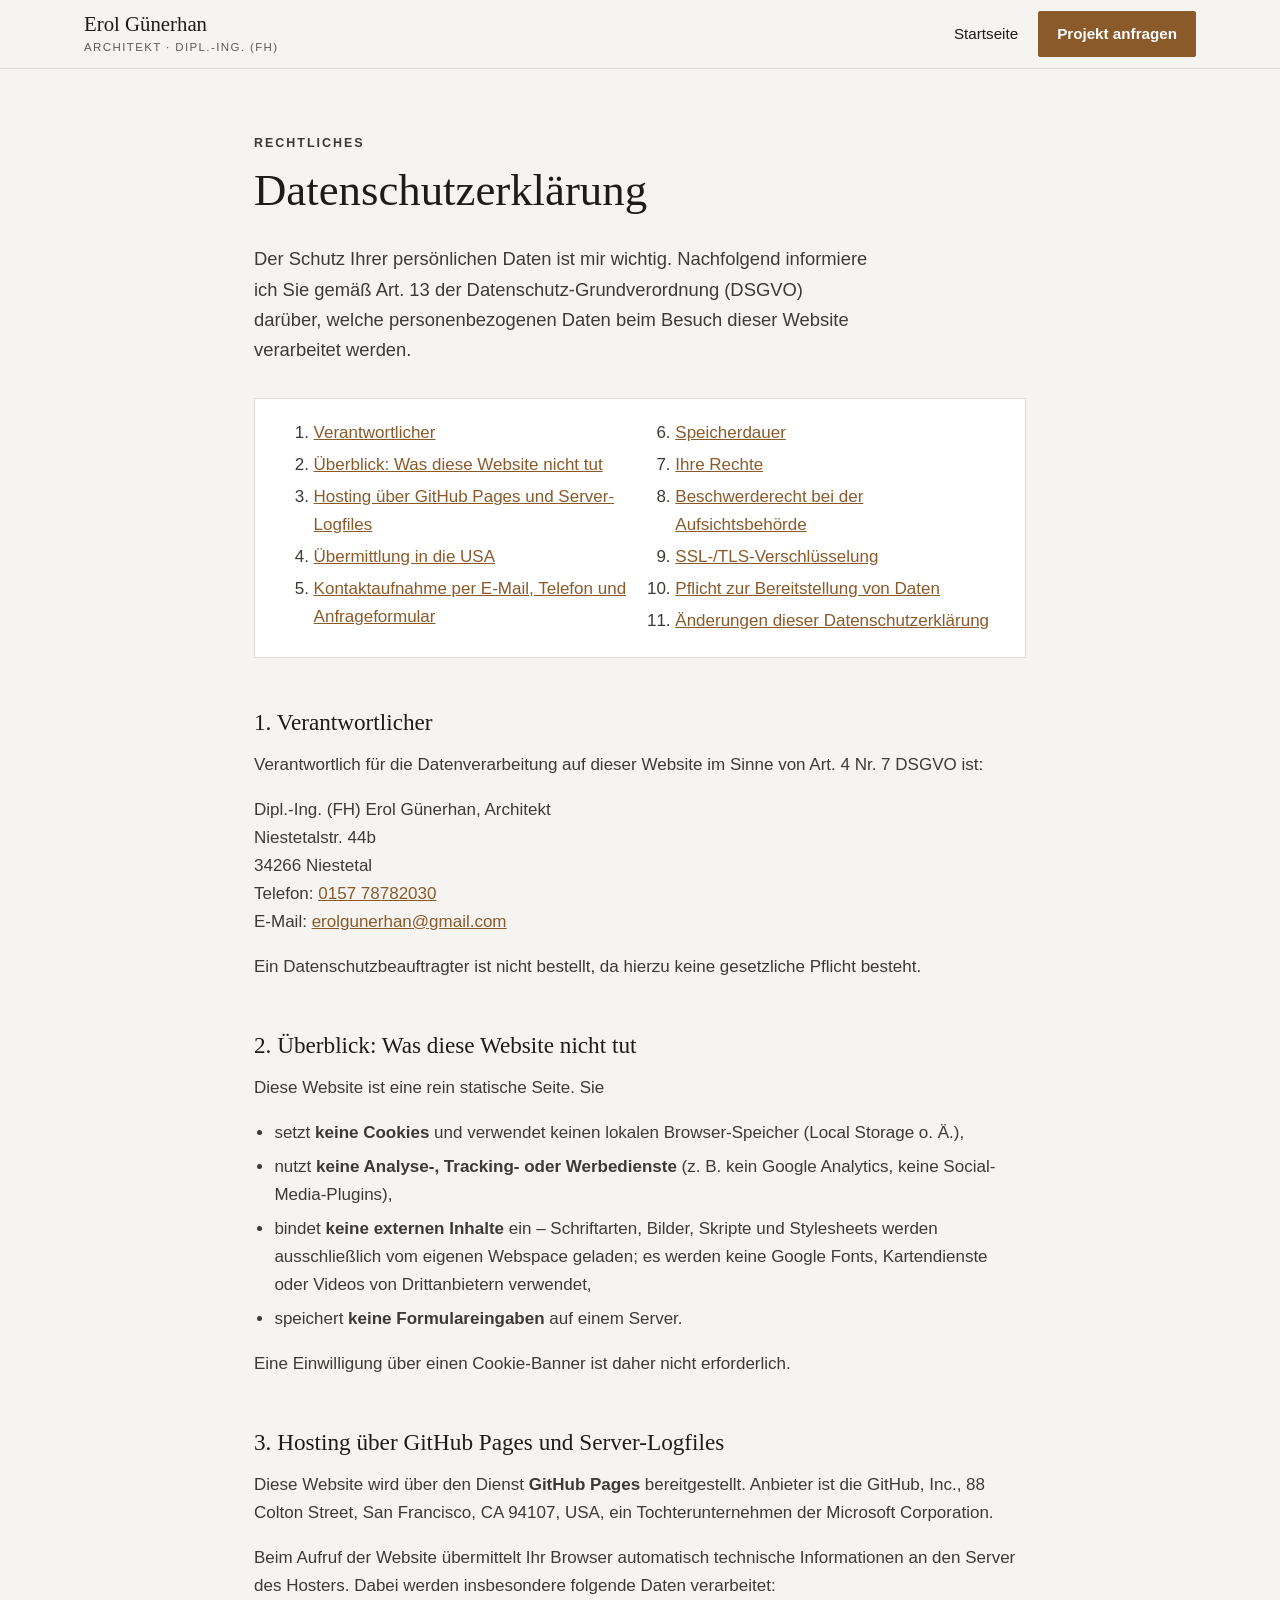
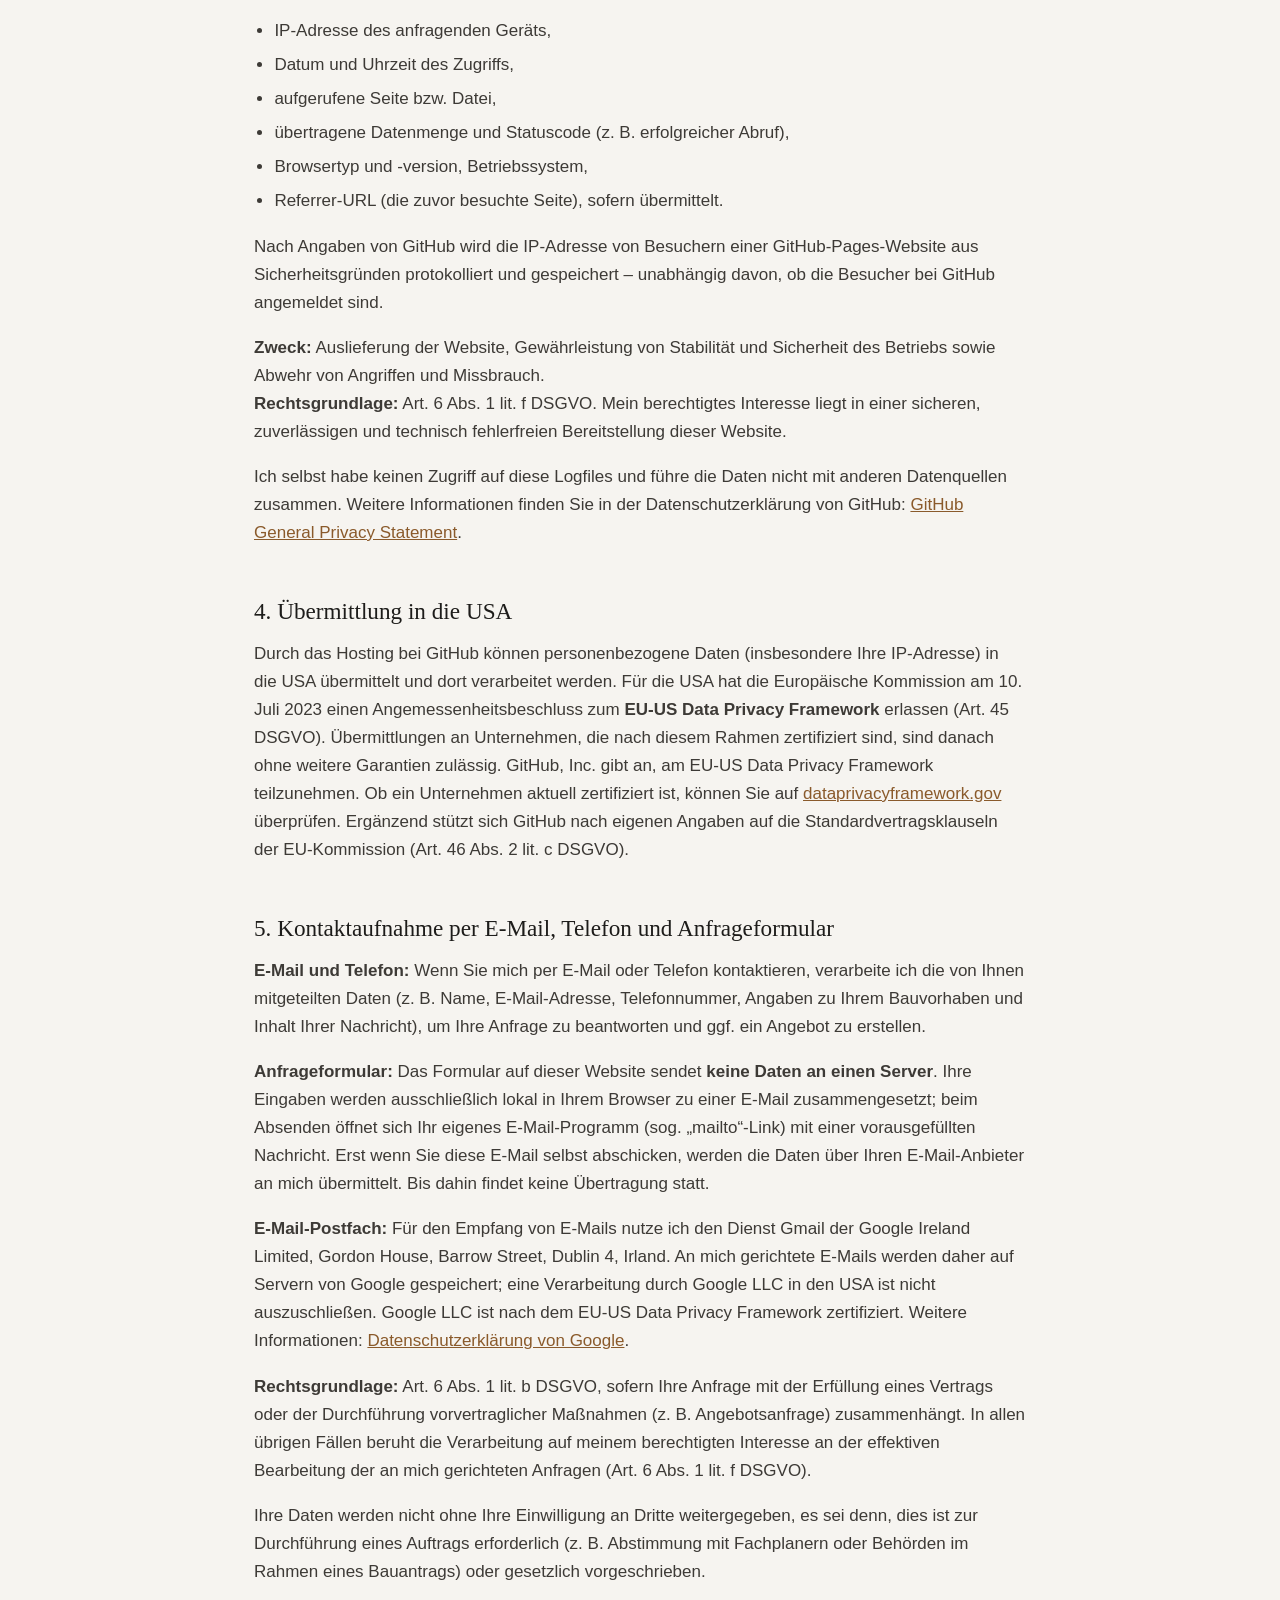
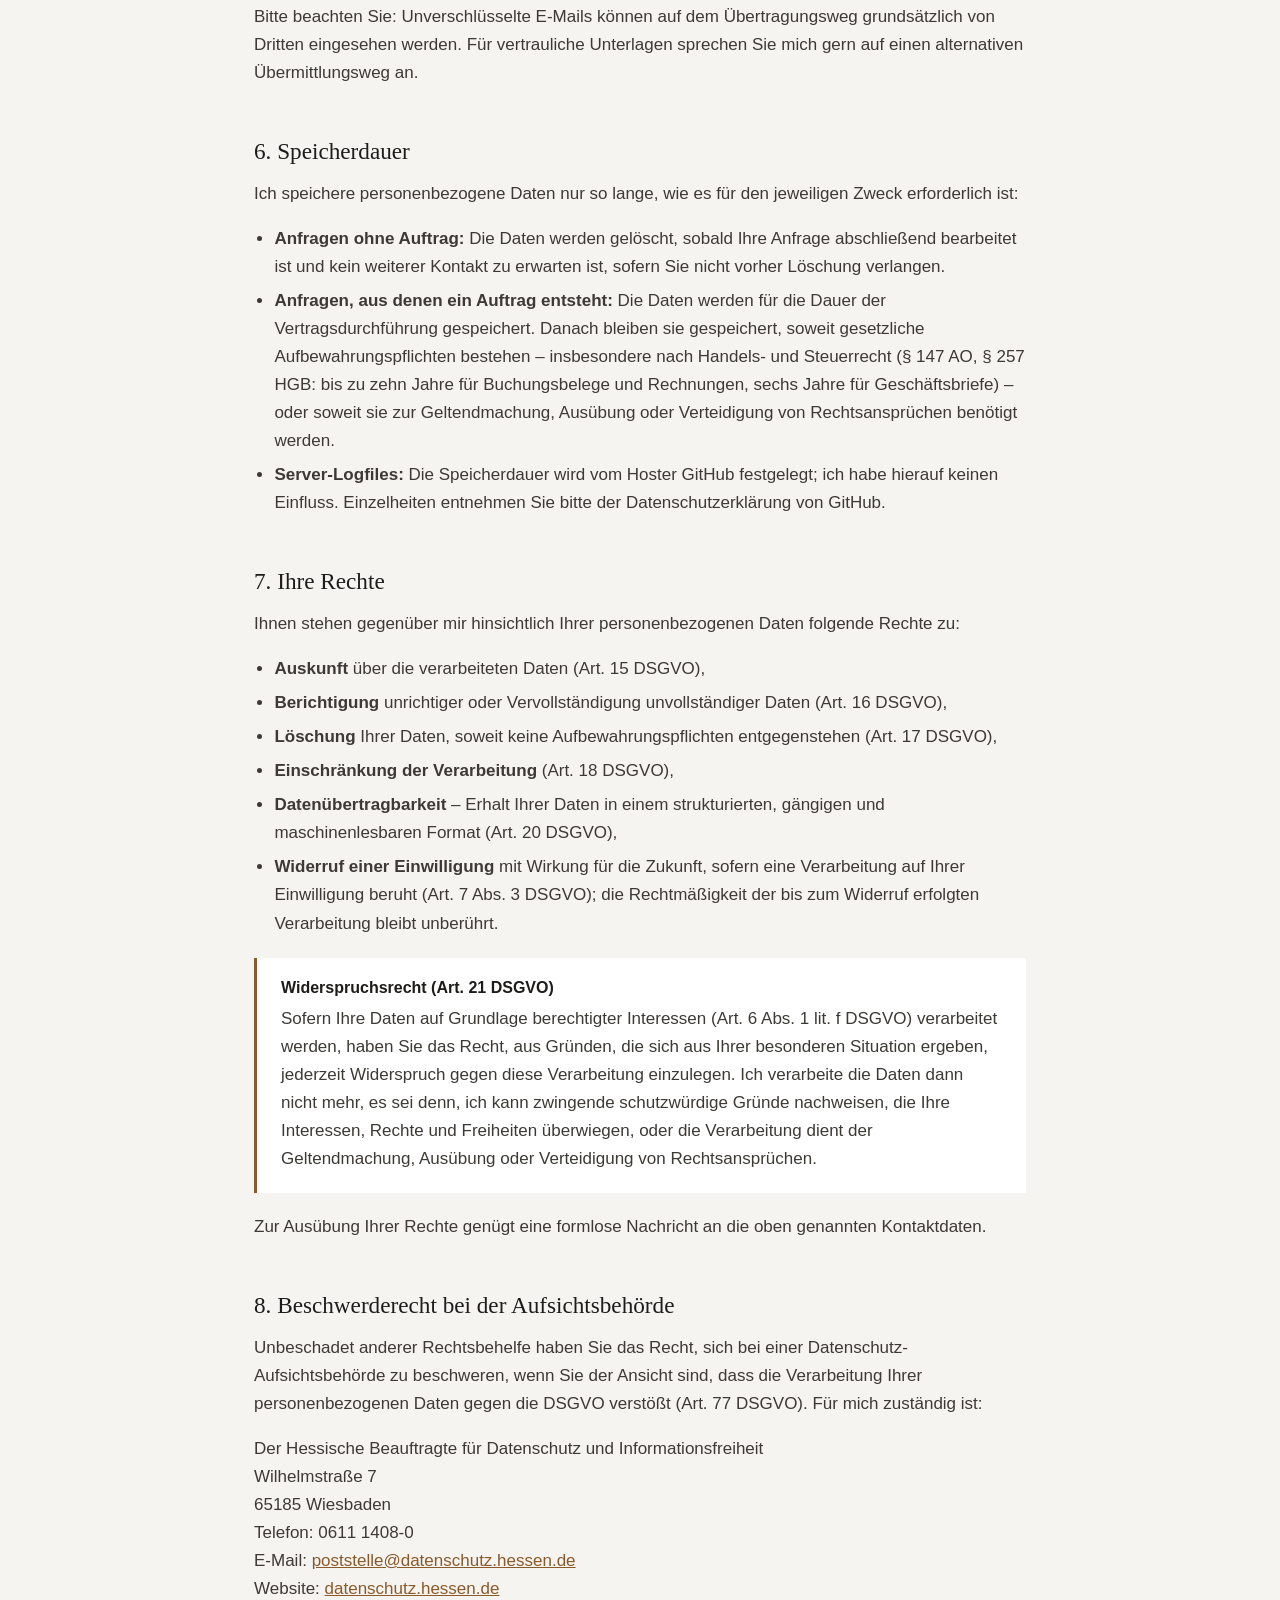
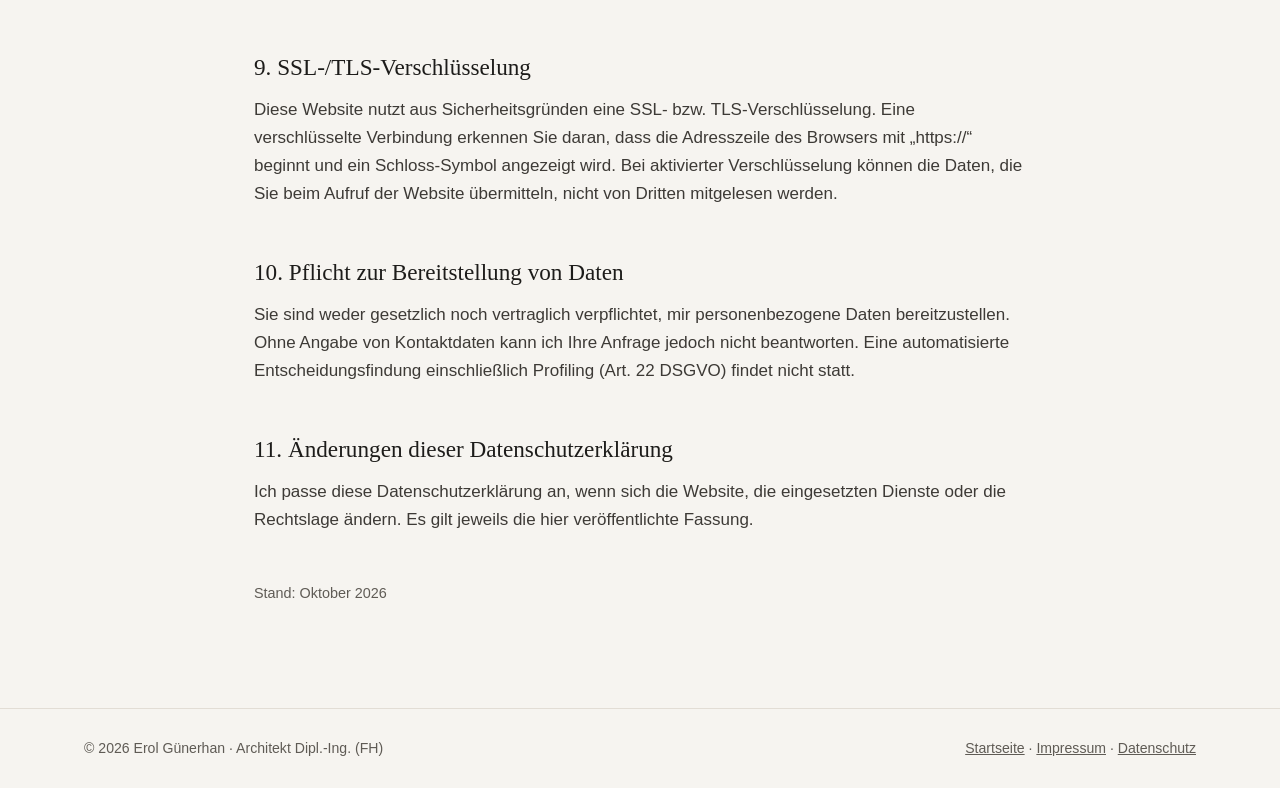
<file: datenschutz.html>
<!doctype html>
<html lang="de">
<head>
<meta charset="utf-8">
<meta name="viewport" content="width=device-width, initial-scale=1">
<title>Datenschutzerklärung – Architekt Dipl.-Ing. Erol Günerhan</title>
<meta name="robots" content="noindex, follow">
<link rel="icon" href="favicon.ico" sizes="16x16 32x32 48x48">
<link rel="icon" type="image/png" sizes="32x32" href="assets/img/favicon-32.png">
<link rel="icon" type="image/png" sizes="192x192" href="assets/img/favicon-192.png">
<link rel="apple-touch-icon" sizes="180x180" href="assets/img/apple-touch-icon.png">
<link rel="stylesheet" href="assets/style.css">
</head>
<body>

<header class="site-header">
  <div class="wrap">
    <a class="brand" href="index.html"><strong>Erol Günerhan</strong><span>Architekt · Dipl.-Ing. (FH)</span></a>
    <nav class="nav nav-static">
      <a href="index.html">Startseite</a>
      <a class="btn btn-primary" href="index.html#kontakt">Projekt anfragen</a>
    </nav>
  </div>
</header>

<main class="legal-page">
  <div class="wrap legal-body">
    <p class="eyebrow">Rechtliches</p>
    <h1>Datenschutzerklärung</h1>
    <p class="lead">Der Schutz Ihrer persönlichen Daten ist mir wichtig. Nachfolgend informiere ich Sie gemäß Art. 13 der Datenschutz-Grundverordnung (DSGVO) darüber, welche personenbezogenen Daten beim Besuch dieser Website verarbeitet werden.</p>

    <nav class="toc" aria-label="Inhalt">
      <ol>
        <li><a href="#verantwortlicher">Verantwortlicher</a></li>
        <li><a href="#ueberblick">Überblick: Was diese Website nicht tut</a></li>
        <li><a href="#hosting">Hosting über GitHub Pages und Server-Logfiles</a></li>
        <li><a href="#drittland">Übermittlung in die USA</a></li>
        <li><a href="#kontaktaufnahme">Kontaktaufnahme per E-Mail, Telefon und Anfrageformular</a></li>
        <li><a href="#speicherdauer">Speicherdauer</a></li>
        <li><a href="#rechte">Ihre Rechte</a></li>
        <li><a href="#beschwerde">Beschwerderecht bei der Aufsichtsbehörde</a></li>
        <li><a href="#tls">SSL-/TLS-Verschlüsselung</a></li>
        <li><a href="#pflicht">Pflicht zur Bereitstellung von Daten</a></li>
        <li><a href="#aenderungen">Änderungen dieser Datenschutzerklärung</a></li>
      </ol>
    </nav>

    <h2 id="verantwortlicher">1. Verantwortlicher</h2>
    <p>Verantwortlich für die Datenverarbeitung auf dieser Website im Sinne von Art. 4 Nr. 7 DSGVO ist:</p>
    <p>Dipl.-Ing. (FH) Erol Günerhan, Architekt<br>
    Niestetalstr. 44b<br>
    34266 Niestetal<br>
    Telefon: <a href="tel:+4915778782030">0157 78782030</a><br>
    E-Mail: <a href="mailto:erolgunerhan@gmail.com">erolgunerhan@gmail.com</a></p>
    <p>Ein Datenschutzbeauftragter ist nicht bestellt, da hierzu keine gesetzliche Pflicht besteht.</p>

    <h2 id="ueberblick">2. Überblick: Was diese Website nicht tut</h2>
    <p>Diese Website ist eine rein statische Seite. Sie</p>
    <ul>
      <li>setzt <strong>keine Cookies</strong> und verwendet keinen lokalen Browser-Speicher (Local Storage o.&nbsp;Ä.),</li>
      <li>nutzt <strong>keine Analyse-, Tracking- oder Werbedienste</strong> (z.&nbsp;B. kein Google Analytics, keine Social-Media-Plugins),</li>
      <li>bindet <strong>keine externen Inhalte</strong> ein – Schriftarten, Bilder, Skripte und Stylesheets werden ausschließlich vom eigenen Webspace geladen; es werden keine Google Fonts, Kartendienste oder Videos von Drittanbietern verwendet,</li>
      <li>speichert <strong>keine Formulareingaben</strong> auf einem Server.</li>
    </ul>
    <p>Eine Einwilligung über einen Cookie-Banner ist daher nicht erforderlich.</p>

    <h2 id="hosting">3. Hosting über GitHub Pages und Server-Logfiles</h2>
    <p>Diese Website wird über den Dienst <strong>GitHub Pages</strong> bereitgestellt. Anbieter ist die GitHub, Inc., 88 Colton Street, San Francisco, CA 94107, USA, ein Tochterunternehmen der Microsoft Corporation.</p>
    <p>Beim Aufruf der Website übermittelt Ihr Browser automatisch technische Informationen an den Server des Hosters. Dabei werden insbesondere folgende Daten verarbeitet:</p>
    <ul>
      <li>IP-Adresse des anfragenden Geräts,</li>
      <li>Datum und Uhrzeit des Zugriffs,</li>
      <li>aufgerufene Seite bzw. Datei,</li>
      <li>übertragene Datenmenge und Statuscode (z.&nbsp;B. erfolgreicher Abruf),</li>
      <li>Browsertyp und -version, Betriebssystem,</li>
      <li>Referrer-URL (die zuvor besuchte Seite), sofern übermittelt.</li>
    </ul>
    <p>Nach Angaben von GitHub wird die IP-Adresse von Besuchern einer GitHub-Pages-Website aus Sicherheitsgründen protokolliert und gespeichert – unabhängig davon, ob die Besucher bei GitHub angemeldet sind.</p>
    <p><strong>Zweck:</strong> Auslieferung der Website, Gewährleistung von Stabilität und Sicherheit des Betriebs sowie Abwehr von Angriffen und Missbrauch.<br>
    <strong>Rechtsgrundlage:</strong> Art. 6 Abs. 1 lit. f DSGVO. Mein berechtigtes Interesse liegt in einer sicheren, zuverlässigen und technisch fehlerfreien Bereitstellung dieser Website.</p>
    <p>Ich selbst habe keinen Zugriff auf diese Logfiles und führe die Daten nicht mit anderen Datenquellen zusammen. Weitere Informationen finden Sie in der Datenschutzerklärung von GitHub: <a href="https://docs.github.com/de/site-policy/privacy-policies/github-general-privacy-statement" rel="noopener">GitHub General Privacy Statement</a>.</p>

    <h2 id="drittland">4. Übermittlung in die USA</h2>
    <p>Durch das Hosting bei GitHub können personenbezogene Daten (insbesondere Ihre IP-Adresse) in die USA übermittelt und dort verarbeitet werden. Für die USA hat die Europäische Kommission am 10. Juli 2023 einen Angemessenheitsbeschluss zum <strong>EU-US Data Privacy Framework</strong> erlassen (Art. 45 DSGVO). Übermittlungen an Unternehmen, die nach diesem Rahmen zertifiziert sind, sind danach ohne weitere Garantien zulässig. GitHub, Inc. gibt an, am EU-US Data Privacy Framework teilzunehmen. Ob ein Unternehmen aktuell zertifiziert ist, können Sie auf <a href="https://www.dataprivacyframework.gov/" rel="noopener">dataprivacyframework.gov</a> überprüfen. Ergänzend stützt sich GitHub nach eigenen Angaben auf die Standardvertragsklauseln der EU-Kommission (Art. 46 Abs. 2 lit. c DSGVO).</p>

    <h2 id="kontaktaufnahme">5. Kontaktaufnahme per E-Mail, Telefon und Anfrageformular</h2>
    <p><strong>E-Mail und Telefon:</strong> Wenn Sie mich per E-Mail oder Telefon kontaktieren, verarbeite ich die von Ihnen mitgeteilten Daten (z.&nbsp;B. Name, E-Mail-Adresse, Telefonnummer, Angaben zu Ihrem Bauvorhaben und Inhalt Ihrer Nachricht), um Ihre Anfrage zu beantworten und ggf. ein Angebot zu erstellen.</p>
    <p><strong>Anfrageformular:</strong> Das Formular auf dieser Website sendet <strong>keine Daten an einen Server</strong>. Ihre Eingaben werden ausschließlich lokal in Ihrem Browser zu einer E-Mail zusammengesetzt; beim Absenden öffnet sich Ihr eigenes E-Mail-Programm (sog. „mailto“-Link) mit einer vorausgefüllten Nachricht. Erst wenn Sie diese E-Mail selbst abschicken, werden die Daten über Ihren E-Mail-Anbieter an mich übermittelt. Bis dahin findet keine Übertragung statt.</p>
    <p><strong>E-Mail-Postfach:</strong> Für den Empfang von E-Mails nutze ich den Dienst Gmail der Google Ireland Limited, Gordon House, Barrow Street, Dublin 4, Irland. An mich gerichtete E-Mails werden daher auf Servern von Google gespeichert; eine Verarbeitung durch Google LLC in den USA ist nicht auszuschließen. Google LLC ist nach dem EU-US Data Privacy Framework zertifiziert. Weitere Informationen: <a href="https://policies.google.com/privacy?hl=de" rel="noopener">Datenschutzerklärung von Google</a>.</p>
    <p><strong>Rechtsgrundlage:</strong> Art. 6 Abs. 1 lit. b DSGVO, sofern Ihre Anfrage mit der Erfüllung eines Vertrags oder der Durchführung vorvertraglicher Maßnahmen (z.&nbsp;B. Angebotsanfrage) zusammenhängt. In allen übrigen Fällen beruht die Verarbeitung auf meinem berechtigten Interesse an der effektiven Bearbeitung der an mich gerichteten Anfragen (Art. 6 Abs. 1 lit. f DSGVO).</p>
    <p>Ihre Daten werden nicht ohne Ihre Einwilligung an Dritte weitergegeben, es sei denn, dies ist zur Durchführung eines Auftrags erforderlich (z.&nbsp;B. Abstimmung mit Fachplanern oder Behörden im Rahmen eines Bauantrags) oder gesetzlich vorgeschrieben.</p>
    <p>Bitte beachten Sie: Unverschlüsselte E-Mails können auf dem Übertragungsweg grundsätzlich von Dritten eingesehen werden. Für vertrauliche Unterlagen sprechen Sie mich gern auf einen alternativen Übermittlungsweg an.</p>

    <h2 id="speicherdauer">6. Speicherdauer</h2>
    <p>Ich speichere personenbezogene Daten nur so lange, wie es für den jeweiligen Zweck erforderlich ist:</p>
    <ul>
      <li><strong>Anfragen ohne Auftrag:</strong> Die Daten werden gelöscht, sobald Ihre Anfrage abschließend bearbeitet ist und kein weiterer Kontakt zu erwarten ist, sofern Sie nicht vorher Löschung verlangen.</li>
      <li><strong>Anfragen, aus denen ein Auftrag entsteht:</strong> Die Daten werden für die Dauer der Vertragsdurchführung gespeichert. Danach bleiben sie gespeichert, soweit gesetzliche Aufbewahrungspflichten bestehen – insbesondere nach Handels- und Steuerrecht (§ 147 AO, § 257 HGB: bis zu zehn Jahre für Buchungsbelege und Rechnungen, sechs Jahre für Geschäftsbriefe) – oder soweit sie zur Geltendmachung, Ausübung oder Verteidigung von Rechtsansprüchen benötigt werden.</li>
      <li><strong>Server-Logfiles:</strong> Die Speicherdauer wird vom Hoster GitHub festgelegt; ich habe hierauf keinen Einfluss. Einzelheiten entnehmen Sie bitte der Datenschutzerklärung von GitHub.</li>
    </ul>

    <h2 id="rechte">7. Ihre Rechte</h2>
    <p>Ihnen stehen gegenüber mir hinsichtlich Ihrer personenbezogenen Daten folgende Rechte zu:</p>
    <ul>
      <li><strong>Auskunft</strong> über die verarbeiteten Daten (Art. 15 DSGVO),</li>
      <li><strong>Berichtigung</strong> unrichtiger oder Vervollständigung unvollständiger Daten (Art. 16 DSGVO),</li>
      <li><strong>Löschung</strong> Ihrer Daten, soweit keine Aufbewahrungspflichten entgegenstehen (Art. 17 DSGVO),</li>
      <li><strong>Einschränkung der Verarbeitung</strong> (Art. 18 DSGVO),</li>
      <li><strong>Datenübertragbarkeit</strong> – Erhalt Ihrer Daten in einem strukturierten, gängigen und maschinenlesbaren Format (Art. 20 DSGVO),</li>
      <li><strong>Widerruf einer Einwilligung</strong> mit Wirkung für die Zukunft, sofern eine Verarbeitung auf Ihrer Einwilligung beruht (Art. 7 Abs. 3 DSGVO); die Rechtmäßigkeit der bis zum Widerruf erfolgten Verarbeitung bleibt unberührt.</li>
    </ul>
    <div class="notice">
      <h3>Widerspruchsrecht (Art. 21 DSGVO)</h3>
      <p>Sofern Ihre Daten auf Grundlage berechtigter Interessen (Art. 6 Abs. 1 lit. f DSGVO) verarbeitet werden, haben Sie das Recht, aus Gründen, die sich aus Ihrer besonderen Situation ergeben, jederzeit Widerspruch gegen diese Verarbeitung einzulegen. Ich verarbeite die Daten dann nicht mehr, es sei denn, ich kann zwingende schutzwürdige Gründe nachweisen, die Ihre Interessen, Rechte und Freiheiten überwiegen, oder die Verarbeitung dient der Geltendmachung, Ausübung oder Verteidigung von Rechtsansprüchen.</p>
    </div>
    <p>Zur Ausübung Ihrer Rechte genügt eine formlose Nachricht an die oben genannten Kontaktdaten.</p>

    <h2 id="beschwerde">8. Beschwerderecht bei der Aufsichtsbehörde</h2>
    <p>Unbeschadet anderer Rechtsbehelfe haben Sie das Recht, sich bei einer Datenschutz-Aufsichtsbehörde zu beschweren, wenn Sie der Ansicht sind, dass die Verarbeitung Ihrer personenbezogenen Daten gegen die DSGVO verstößt (Art. 77 DSGVO). Für mich zuständig ist:</p>
    <p>Der Hessische Beauftragte für Datenschutz und Informationsfreiheit<br>
    Wilhelmstraße 7<br>
    65185 Wiesbaden<br>
    Telefon: 0611 1408-0<br>
    E-Mail: <a href="mailto:poststelle@datenschutz.hessen.de">poststelle@datenschutz.hessen.de</a><br>
    Website: <a href="https://datenschutz.hessen.de" rel="noopener">datenschutz.hessen.de</a></p>

    <h2 id="tls">9. SSL-/TLS-Verschlüsselung</h2>
    <p>Diese Website nutzt aus Sicherheitsgründen eine SSL- bzw. TLS-Verschlüsselung. Eine verschlüsselte Verbindung erkennen Sie daran, dass die Adresszeile des Browsers mit „https://“ beginnt und ein Schloss-Symbol angezeigt wird. Bei aktivierter Verschlüsselung können die Daten, die Sie beim Aufruf der Website übermitteln, nicht von Dritten mitgelesen werden.</p>

    <h2 id="pflicht">10. Pflicht zur Bereitstellung von Daten</h2>
    <p>Sie sind weder gesetzlich noch vertraglich verpflichtet, mir personenbezogene Daten bereitzustellen. Ohne Angabe von Kontaktdaten kann ich Ihre Anfrage jedoch nicht beantworten. Eine automatisierte Entscheidungsfindung einschließlich Profiling (Art. 22 DSGVO) findet nicht statt.</p>

    <h2 id="aenderungen">11. Änderungen dieser Datenschutzerklärung</h2>
    <p>Ich passe diese Datenschutzerklärung an, wenn sich die Website, die eingesetzten Dienste oder die Rechtslage ändern. Es gilt jeweils die hier veröffentlichte Fassung.</p>

    <p class="stand">Stand: Oktober 2026</p>
  </div>
</main>

<footer>
  <div class="wrap">
    <span>© <span id="year">2026</span> Erol Günerhan · Architekt Dipl.-Ing. (FH)</span>
    <span><a href="index.html">Startseite</a> · <a href="impressum.html">Impressum</a> · <a href="datenschutz.html" aria-current="page">Datenschutz</a></span>
  </div>
</footer>
<script>document.getElementById('year').textContent = new Date().getFullYear();</script>
</body>
</html>
</file>
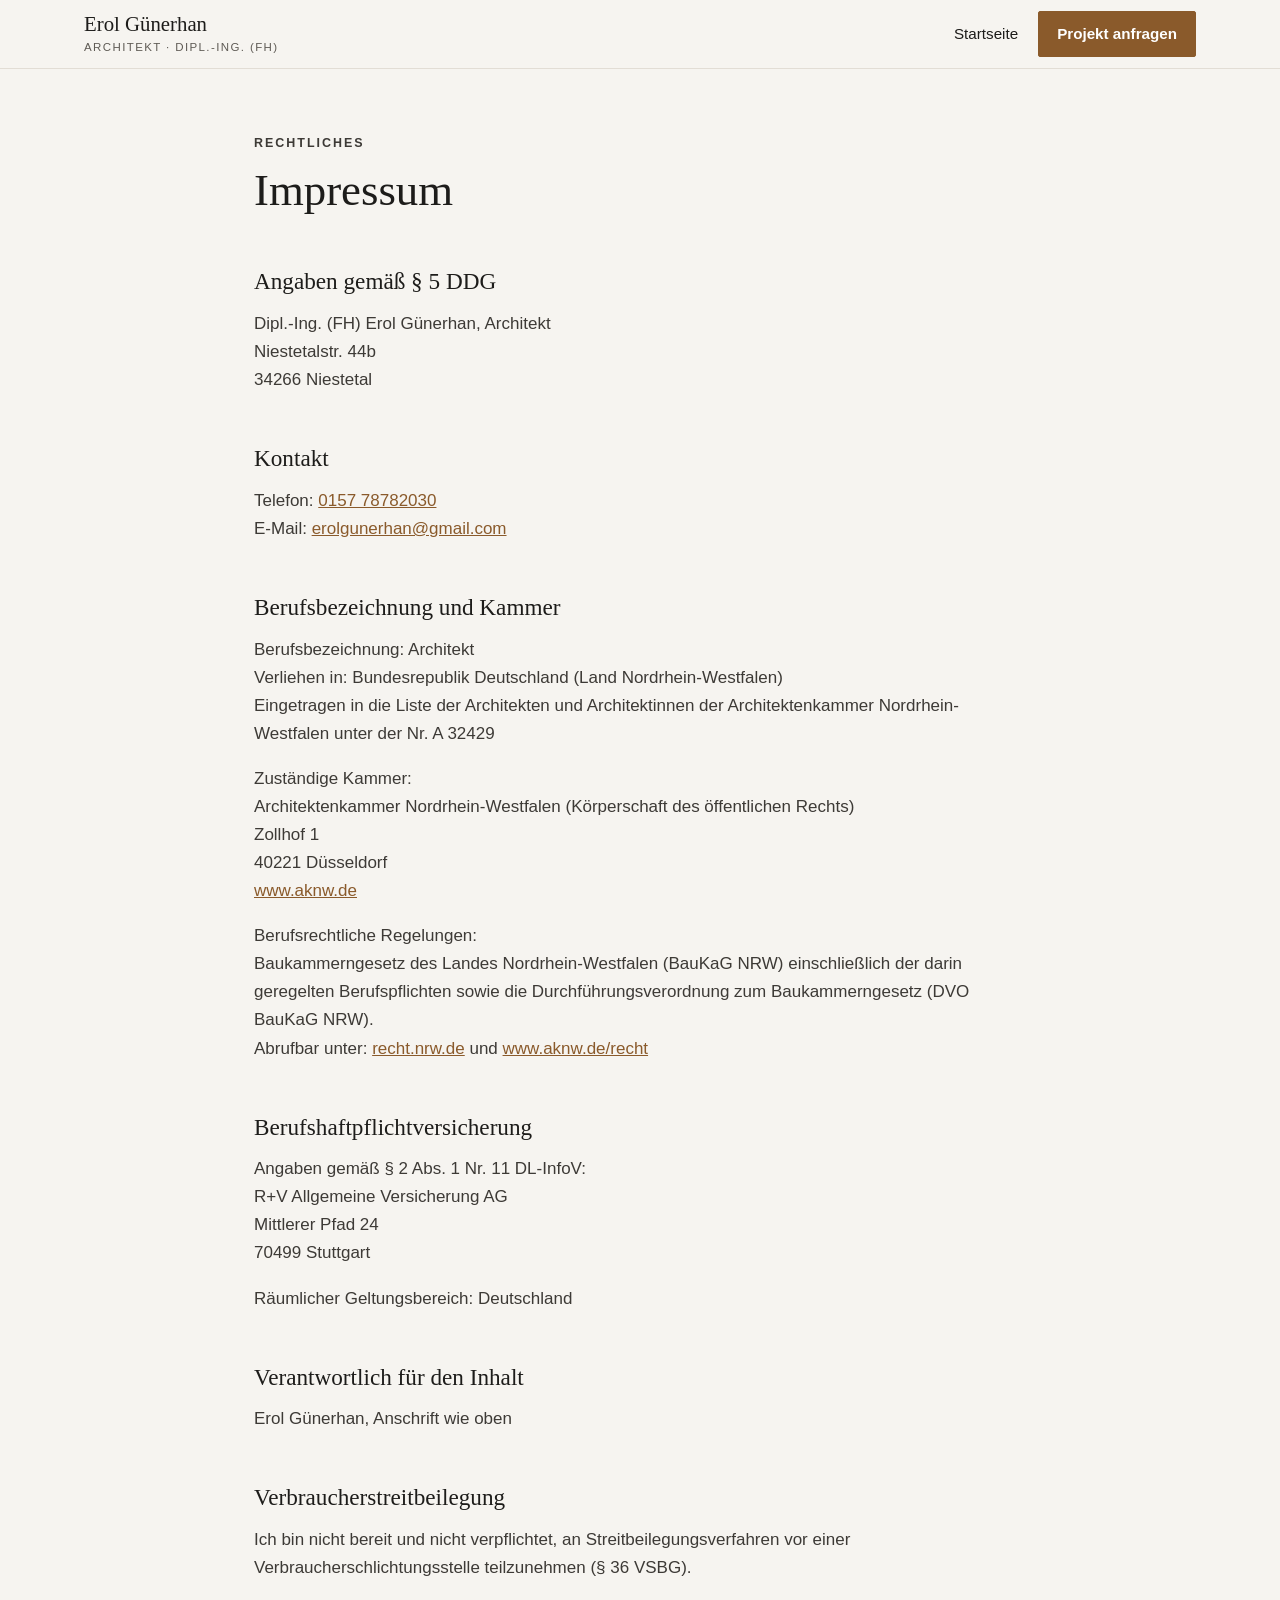
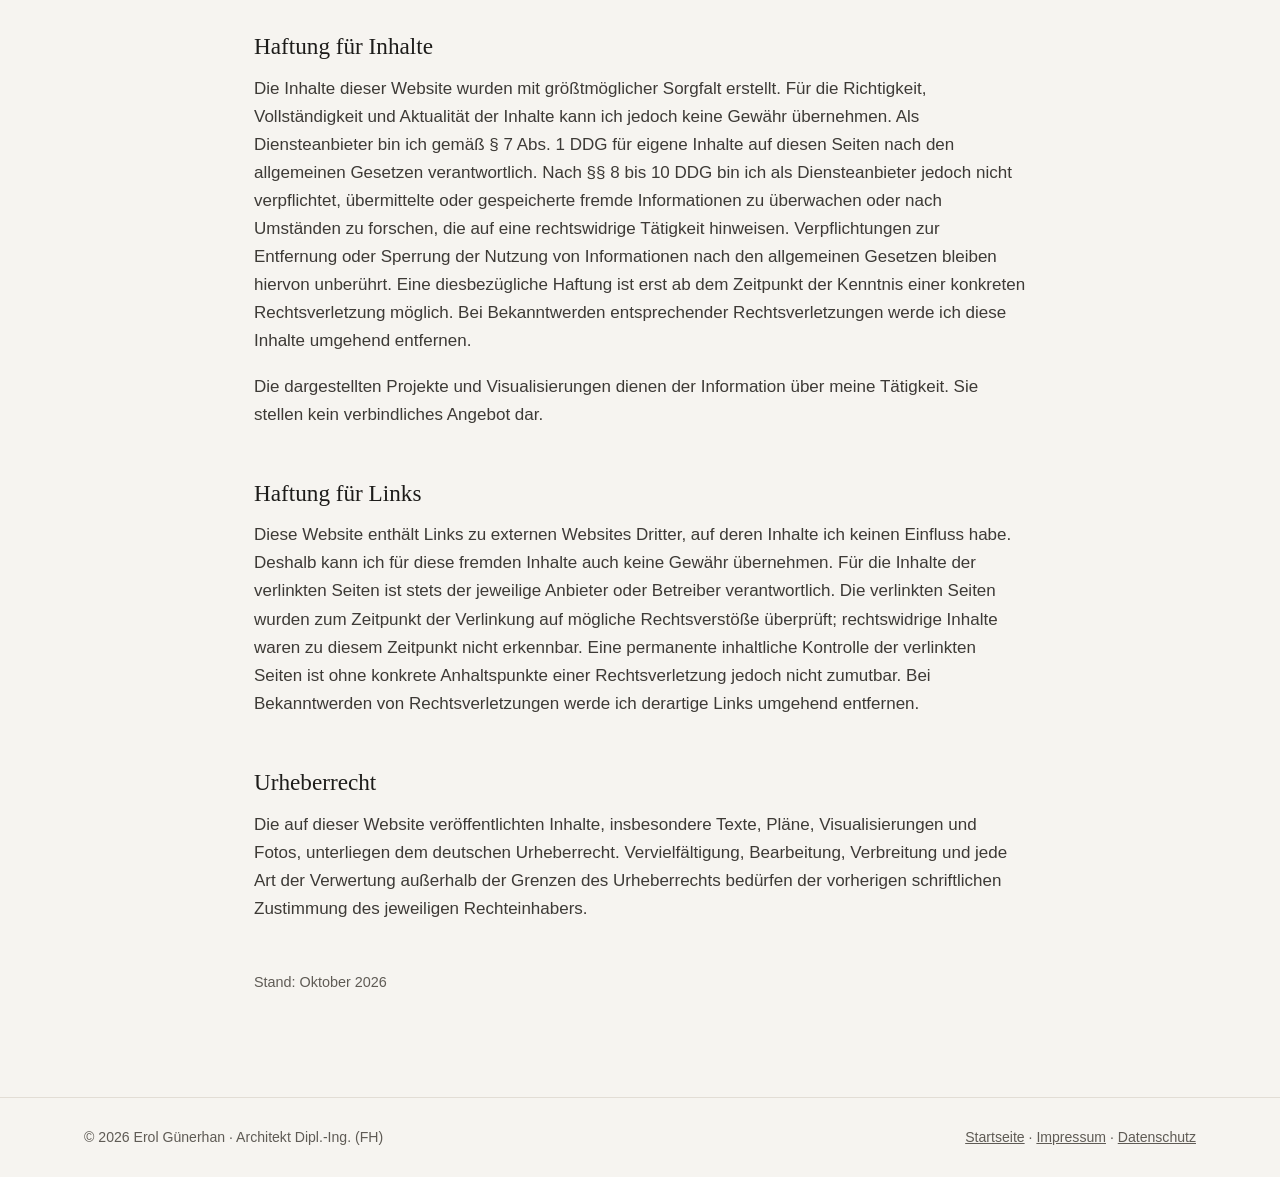
<file: impressum.html>
<!doctype html>
<html lang="de">
<head>
<meta charset="utf-8">
<meta name="viewport" content="width=device-width, initial-scale=1">
<title>Impressum – Architekt Dipl.-Ing. Erol Günerhan</title>
<meta name="robots" content="noindex, follow">
<link rel="icon" href="favicon.ico" sizes="16x16 32x32 48x48">
<link rel="icon" type="image/png" sizes="32x32" href="assets/img/favicon-32.png">
<link rel="icon" type="image/png" sizes="192x192" href="assets/img/favicon-192.png">
<link rel="apple-touch-icon" sizes="180x180" href="assets/img/apple-touch-icon.png">
<link rel="stylesheet" href="assets/style.css">
</head>
<body>

<header class="site-header">
  <div class="wrap">
    <a class="brand" href="index.html"><strong>Erol Günerhan</strong><span>Architekt · Dipl.-Ing. (FH)</span></a>
    <nav class="nav nav-static">
      <a href="index.html">Startseite</a>
      <a class="btn btn-primary" href="index.html#kontakt">Projekt anfragen</a>
    </nav>
  </div>
</header>

<main class="legal-page">
  <div class="wrap legal-body">
    <p class="eyebrow">Rechtliches</p>
    <h1>Impressum</h1>

    <h2>Angaben gemäß § 5 DDG</h2>
    <p>Dipl.-Ing. (FH) Erol Günerhan, Architekt<br>Niestetalstr. 44b<br>34266 Niestetal</p>

    <h2>Kontakt</h2>
    <p>Telefon: <a href="tel:+4915778782030">0157 78782030</a><br>E-Mail: <a href="mailto:erolgunerhan@gmail.com">erolgunerhan@gmail.com</a></p>

    <h2>Berufsbezeichnung und Kammer</h2>
    <p>Berufsbezeichnung: Architekt<br>
    Verliehen in: Bundesrepublik Deutschland (Land Nordrhein-Westfalen)<br>
    Eingetragen in die Liste der Architekten und Architektinnen der Architektenkammer Nordrhein-Westfalen unter der Nr. A 32429</p>
    <p>Zuständige Kammer:<br>
    Architektenkammer Nordrhein-Westfalen (Körperschaft des öffentlichen Rechts)<br>
    Zollhof 1<br>
    40221 Düsseldorf<br>
    <a href="https://www.aknw.de" rel="noopener">www.aknw.de</a></p>
    <p>Berufsrechtliche Regelungen:<br>
    Baukammerngesetz des Landes Nordrhein-Westfalen (BauKaG NRW) einschließlich der darin geregelten Berufspflichten sowie die Durchführungsverordnung zum Baukammerngesetz (DVO BauKaG NRW).<br>
    Abrufbar unter: <a href="https://recht.nrw.de/lrgv/gesetz/01012026-baukammerngesetz-baukag-nrw/" rel="noopener">recht.nrw.de</a> und <a href="https://www.aknw.de/recht" rel="noopener">www.aknw.de/recht</a></p>

    <h2>Berufshaftpflichtversicherung</h2>
    <p>Angaben gemäß § 2 Abs. 1 Nr. 11 DL-InfoV:<br>
    R+V Allgemeine Versicherung AG<br>
    Mittlerer Pfad 24<br>
    70499 Stuttgart</p>
    <p>Räumlicher Geltungsbereich: Deutschland</p>

    <h2>Verantwortlich für den Inhalt</h2>
    <p>Erol Günerhan, Anschrift wie oben</p>

    <h2>Verbraucherstreitbeilegung</h2>
    <p>Ich bin nicht bereit und nicht verpflichtet, an Streitbeilegungsverfahren vor einer Verbraucherschlichtungsstelle teilzunehmen (§ 36 VSBG).</p>

    <h2>Haftung für Inhalte</h2>
    <p>Die Inhalte dieser Website wurden mit größtmöglicher Sorgfalt erstellt. Für die Richtigkeit, Vollständigkeit und Aktualität der Inhalte kann ich jedoch keine Gewähr übernehmen. Als Diensteanbieter bin ich gemäß § 7 Abs. 1 DDG für eigene Inhalte auf diesen Seiten nach den allgemeinen Gesetzen verantwortlich. Nach §§ 8 bis 10 DDG bin ich als Diensteanbieter jedoch nicht verpflichtet, übermittelte oder gespeicherte fremde Informationen zu überwachen oder nach Umständen zu forschen, die auf eine rechtswidrige Tätigkeit hinweisen. Verpflichtungen zur Entfernung oder Sperrung der Nutzung von Informationen nach den allgemeinen Gesetzen bleiben hiervon unberührt. Eine diesbezügliche Haftung ist erst ab dem Zeitpunkt der Kenntnis einer konkreten Rechtsverletzung möglich. Bei Bekanntwerden entsprechender Rechtsverletzungen werde ich diese Inhalte umgehend entfernen.</p>
    <p>Die dargestellten Projekte und Visualisierungen dienen der Information über meine Tätigkeit. Sie stellen kein verbindliches Angebot dar.</p>

    <h2>Haftung für Links</h2>
    <p>Diese Website enthält Links zu externen Websites Dritter, auf deren Inhalte ich keinen Einfluss habe. Deshalb kann ich für diese fremden Inhalte auch keine Gewähr übernehmen. Für die Inhalte der verlinkten Seiten ist stets der jeweilige Anbieter oder Betreiber verantwortlich. Die verlinkten Seiten wurden zum Zeitpunkt der Verlinkung auf mögliche Rechtsverstöße überprüft; rechtswidrige Inhalte waren zu diesem Zeitpunkt nicht erkennbar. Eine permanente inhaltliche Kontrolle der verlinkten Seiten ist ohne konkrete Anhaltspunkte einer Rechtsverletzung jedoch nicht zumutbar. Bei Bekanntwerden von Rechtsverletzungen werde ich derartige Links umgehend entfernen.</p>

    <h2>Urheberrecht</h2>
    <p>Die auf dieser Website veröffentlichten Inhalte, insbesondere Texte, Pläne, Visualisierungen und Fotos, unterliegen dem deutschen Urheberrecht. Vervielfältigung, Bearbeitung, Verbreitung und jede Art der Verwertung außerhalb der Grenzen des Urheberrechts bedürfen der vorherigen schriftlichen Zustimmung des jeweiligen Rechteinhabers.</p>

    <p class="stand">Stand: Oktober 2026</p>
  </div>
</main>

<footer>
  <div class="wrap">
    <span>© <span id="year">2026</span> Erol Günerhan · Architekt Dipl.-Ing. (FH)</span>
    <span><a href="index.html">Startseite</a> · <a href="impressum.html" aria-current="page">Impressum</a> · <a href="datenschutz.html">Datenschutz</a></span>
  </div>
</footer>
<script>document.getElementById('year').textContent = new Date().getFullYear();</script>
</body>
</html>
</file>
<file: assets/style.css>
:root{
  --bg:#f6f4f0; --surface:#fff; --ink:#1d1c1a; --muted:#5f5b55; --line:#e2ddd5;
  --accent:#8a5a2b; --accent-dark:#6d4520; --dark:#22211f;
  --serif:Georgia,"Times New Roman",serif;
  --sans:-apple-system,BlinkMacSystemFont,"Segoe UI",Roboto,"Helvetica Neue",Arial,sans-serif;
  --max:1160px;
}
*{box-sizing:border-box}
html{scroll-behavior:smooth;scroll-padding-top:76px}
body{margin:0;font:17px/1.65 var(--sans);color:var(--ink);background:var(--bg);-webkit-font-smoothing:antialiased}
img{max-width:100%;height:auto;display:block}
a{color:var(--accent)}
h1,h2,h3{font-family:var(--serif);font-weight:400;line-height:1.2;margin:0 0 .6em}
h1{font-size:clamp(2.1rem,4.6vw,3.5rem)}
h2{font-size:clamp(1.7rem,3.2vw,2.5rem)}
h3{font-size:1.3rem}
p{margin:0 0 1em}
.wrap{max-width:var(--max);margin:0 auto;padding:0 24px}
.eyebrow{font-size:.78rem;letter-spacing:.16em;text-transform:uppercase;color:var(--accent);font-weight:600;margin-bottom:.8em}
.lead{font-size:1.15rem;color:var(--muted);max-width:60ch}
section{padding:96px 0}
.section-head{max-width:720px;margin-bottom:48px}
.ph{background:#fff3cd;border:1px dashed #c99a2e;color:#6b4e00;padding:0 .35em;border-radius:3px;font-size:.92em}

/* Buttons */
.btn{display:inline-block;padding:14px 26px;border-radius:2px;font-weight:600;text-decoration:none;border:1px solid var(--accent);transition:.2s;font-size:1rem;cursor:pointer;font-family:inherit}
.btn-primary{background:var(--accent);color:#fff}
.btn-primary:hover{background:var(--accent-dark);border-color:var(--accent-dark)}
.btn-ghost{color:var(--ink);border-color:var(--ink);background:transparent}
.btn-ghost:hover{background:var(--ink);color:#fff}
.btn-light{color:#fff;border-color:#fff;background:transparent}
.btn-light:hover{background:#fff;color:var(--dark)}

/* Header */
.site-header{position:sticky;top:0;z-index:50;background:rgba(246,244,240,.95);backdrop-filter:blur(6px);border-bottom:1px solid var(--line)}
.site-header .wrap{display:flex;align-items:center;justify-content:space-between;height:68px}
.brand{text-decoration:none;color:var(--ink);line-height:1.15}
.brand strong{font-family:var(--serif);font-weight:400;font-size:1.3rem;display:block}
.brand span{font-size:.72rem;letter-spacing:.12em;text-transform:uppercase;color:var(--muted)}
.nav{display:flex;gap:28px;align-items:center}
.nav a{color:var(--ink);text-decoration:none;font-size:.95rem}
.nav a:hover{color:var(--accent)}
.nav .btn{padding:9px 18px;color:#fff}
.nav-toggle{display:none;background:none;border:1px solid var(--line);padding:8px 12px;font-size:1rem;cursor:pointer}

/* Hero */
.hero{padding:72px 0 96px}
.hero-grid{display:grid;grid-template-columns:1.05fr 1fr;gap:56px;align-items:center}
.hero-actions{display:flex;flex-wrap:wrap;gap:14px;margin:30px 0 34px}
.hero-facts{display:flex;flex-wrap:wrap;gap:12px 28px;padding:0;margin:0;list-style:none;color:var(--muted);font-size:.93rem}
.hero-facts li::before{content:"✓";color:var(--accent);margin-right:8px;font-weight:700}
.hero-media{position:relative}
.hero-media img{width:100%;aspect-ratio:4/3;object-fit:cover;box-shadow:0 30px 60px -30px rgba(0,0,0,.35)}
.hero-media figcaption{font-size:.82rem;color:var(--muted);margin-top:10px}

/* Trust bar */
.trust{background:var(--dark);color:#e9e5de;padding:34px 0}
.trust ul{list-style:none;margin:0;padding:0;display:grid;grid-template-columns:repeat(4,1fr);gap:24px}
.trust strong{display:block;font-family:var(--serif);font-weight:400;font-size:1.6rem;color:#fff}
.trust span{font-size:.88rem;color:#bdb6aa}

/* Services */
.services{display:grid;grid-template-columns:repeat(3,1fr);gap:24px}
.card{background:var(--surface);border:1px solid var(--line);padding:30px}
.card p{color:var(--muted);margin:0;font-size:.97rem}
.card-head{display:flex;justify-content:space-between;align-items:flex-start;margin-bottom:18px}
.card .icon{width:40px;height:40px;color:var(--accent);flex:none}

/* Leistungsphasen 1–9 */
.lph{margin-top:64px;padding-top:40px;border-top:1px solid var(--line)}
.lph-head{display:grid;grid-template-columns:1fr 1.4fr;gap:16px 48px;align-items:end;margin-bottom:28px}
.lph-head h3{font-size:1.6rem;margin:0}
.lph-head p{color:var(--muted);margin:0;font-size:.97rem;max-width:60ch}
.lph-list{list-style:none;margin:0;padding:0;display:grid;grid-template-columns:repeat(3,1fr);gap:0;border-top:2px solid var(--accent);background:var(--surface);border-left:1px solid var(--line)}
.lph-list li{display:flex;gap:18px;align-items:flex-start;padding:22px 22px 24px;border-right:1px solid var(--line);border-bottom:1px solid var(--line);min-width:0}
.lph-num{font-family:var(--serif);font-size:3rem;line-height:1;color:#d8c3ab;flex:none;width:2.4ch}
.lph-list small{display:block;font-size:.72rem;letter-spacing:.14em;text-transform:uppercase;color:var(--accent);font-weight:600;margin-bottom:4px}
.lph-list h4{font-family:var(--serif);font-weight:400;font-size:1.15rem;line-height:1.25;margin:0 0 6px;overflow-wrap:anywhere}
.lph-step{font-size:.85rem;color:var(--muted)}

/* Projects */
#referenzen{background:var(--surface);border-top:1px solid var(--line);border-bottom:1px solid var(--line)}
.projects{display:grid;grid-template-columns:repeat(2,1fr);gap:40px 32px}
.project figure{margin:0 0 16px;overflow:hidden;background:#ece8e1}
.project img{width:100%;aspect-ratio:16/9;object-fit:cover;transition:transform .5s}
.project:hover img{transform:scale(1.03)}
.project .meta{font-size:.8rem;letter-spacing:.1em;text-transform:uppercase;color:var(--accent);font-weight:600;margin-bottom:6px}
.project p{color:var(--muted);font-size:.97rem}
.project.wide{grid-column:1/-1;display:grid;grid-template-columns:1.4fr 1fr;gap:32px;align-items:center}
.project.wide figure{margin:0}
.more-projects{margin-top:56px;padding-top:32px;border-top:1px solid var(--line)}
.more-projects ul{columns:2;gap:40px;padding-left:1.1em;color:var(--muted);margin:0}
.more-projects li{margin-bottom:8px;break-inside:avoid}

/* Profile */
.profile-grid{display:grid;grid-template-columns:320px 1fr;gap:64px;align-items:start}
.profile-photo img{width:100%;aspect-ratio:900/1174;object-fit:cover;object-position:50% 25%}
.profile-photo figcaption{font-size:.85rem;color:var(--muted);margin-top:10px}
.quals{display:grid;grid-template-columns:repeat(2,1fr);gap:28px 40px;margin-top:32px}
.quals h3{font-family:var(--sans);font-size:.8rem;letter-spacing:.14em;text-transform:uppercase;color:var(--accent);font-weight:600;margin-bottom:10px}
.quals ul{margin:0;padding-left:1.1em;color:var(--muted);font-size:.96rem}
.quals li{margin-bottom:6px}

/* Process */
#ablauf{background:#ede9e2}
.steps{list-style:none;margin:0;padding:0;display:grid;grid-template-columns:repeat(5,1fr);gap:20px;counter-reset:s}
.steps li{counter-increment:s;background:var(--surface);padding:26px 22px;border-top:3px solid var(--accent)}
.steps li::before{content:"0" counter(s);font-family:var(--serif);font-size:1.8rem;color:var(--accent);display:block;margin-bottom:8px}
.steps h3{font-size:1.12rem}
.steps p{color:var(--muted);font-size:.93rem;margin:0}
.steps small{display:block;margin-top:10px;font-size:.78rem;color:#8d877e;letter-spacing:.04em}

/* Contact */
#kontakt{background:var(--dark);color:#e9e5de}
#kontakt h2{color:#fff}
#kontakt .lead{color:#bdb6aa}
.contact-grid{display:grid;grid-template-columns:1fr 1.2fr;gap:64px}
.contact-list{list-style:none;padding:0;margin:28px 0}
.contact-list li{padding:16px 0;border-bottom:1px solid #3a3835}
.contact-list span{display:block;font-size:.78rem;letter-spacing:.14em;text-transform:uppercase;color:#a49d92}
.contact-list a{color:#fff;font-size:1.2rem;text-decoration:none}
.contact-list a:hover{color:#d9a874}
form{background:#2c2b28;padding:34px}
.field{margin-bottom:18px}
label{display:block;font-size:.85rem;margin-bottom:6px;color:#cfc9bf}
input,select,textarea{width:100%;padding:12px 14px;background:#1d1c1a;border:1px solid #47443f;color:#fff;font:inherit;font-size:.98rem;border-radius:2px}
input:focus,select:focus,textarea:focus{outline:2px solid #d9a874;outline-offset:1px}
textarea{min-height:130px;resize:vertical}
.row{display:grid;grid-template-columns:1fr 1fr;gap:16px}
.form-note{font-size:.82rem;color:#a49d92;margin-top:14px}
.consent{display:flex;gap:10px;align-items:flex-start;font-size:.86rem;color:#cfc9bf}
.consent input{width:auto;margin-top:5px}
#kontakt .ph{color:#6b4e00}

/* Legal pages + footer */
.consent a{color:#d9a874}
.legal-page{padding:64px 0 88px}
.legal-body{max-width:820px}
.legal-body h1{font-size:clamp(2rem,4vw,2.8rem)}
.legal-body h2{font-size:1.45rem;margin:2.2em 0 .6em;scroll-margin-top:84px}
.legal-body h3{font-family:var(--sans);font-size:1rem;font-weight:600;margin:0 0 .5em}
.legal-body p,.legal-body li{color:#3d3a36}
.legal-body ul{padding-left:1.2em;margin:0 0 1em}
.legal-body li{margin-bottom:6px}
.toc{background:var(--surface);border:1px solid var(--line);padding:20px 28px;margin:32px 0 8px}
.toc ol{margin:0;padding-left:1.8em;columns:2;gap:40px}
.toc li{margin-bottom:4px;break-inside:avoid}
.notice{background:var(--surface);border-left:3px solid var(--accent);padding:20px 24px;margin:20px 0}
.notice p{margin:0}
.stand{margin-top:48px;font-size:.9rem;color:var(--muted)!important}
.nav-static{display:flex!important;position:static!important;flex-direction:row!important;padding:0!important;border:0!important;background:none!important;gap:20px!important;align-items:center!important}
footer{border-top:1px solid var(--line);padding:28px 0;font-size:.88rem;color:var(--muted)}
footer .wrap{display:flex;justify-content:space-between;flex-wrap:wrap;gap:12px}
footer a{color:var(--muted)}

/* Mobile call bar */
.callbar{display:none}

@media (max-width:1000px){
  .services{grid-template-columns:repeat(2,1fr)}
  .steps{grid-template-columns:repeat(2,1fr)}
  .lph-list{grid-template-columns:repeat(2,1fr)}
  .lph-list li:last-child{grid-column:1/-1}
  .lph-head{grid-template-columns:1fr}
  .trust ul{grid-template-columns:repeat(2,1fr)}
}
@media (max-width:820px){
  section{padding:68px 0}
  .nav{display:none;position:absolute;top:68px;left:0;right:0;background:var(--bg);flex-direction:column;align-items:flex-start;padding:20px 24px;gap:16px;border-bottom:1px solid var(--line)}
  .nav.open{display:flex}
  .nav-toggle{display:block}
  .hero{padding:40px 0 64px}
  .hero-grid,.profile-grid,.contact-grid,.project.wide{grid-template-columns:1fr;gap:36px}
  .projects{grid-template-columns:1fr}
  .profile-photo{max-width:260px}
  .quals{grid-template-columns:1fr}
  .more-projects ul{columns:1}
  .toc ol{columns:1}
  .nav-static a:not(.btn){display:none}
  .row{grid-template-columns:1fr}
  body{padding-bottom:64px}
  .callbar{display:grid;grid-template-columns:1fr 1fr;position:fixed;bottom:0;left:0;right:0;z-index:60;box-shadow:0 -4px 16px rgba(0,0,0,.15)}
  .callbar a{padding:16px;text-align:center;font-weight:600;text-decoration:none;color:#fff;background:var(--accent)}
  .callbar a+a{background:var(--dark)}
}
@media (max-width:560px){
  .services,.steps,.trust ul{grid-template-columns:1fr}
  .lph-list{grid-template-columns:1fr}
  .lph-list li{padding:16px 18px;gap:14px}
  .lph-num{font-size:2.2rem}
  .card .icon{width:36px;height:36px}
  form{padding:24px}
}
</file>
